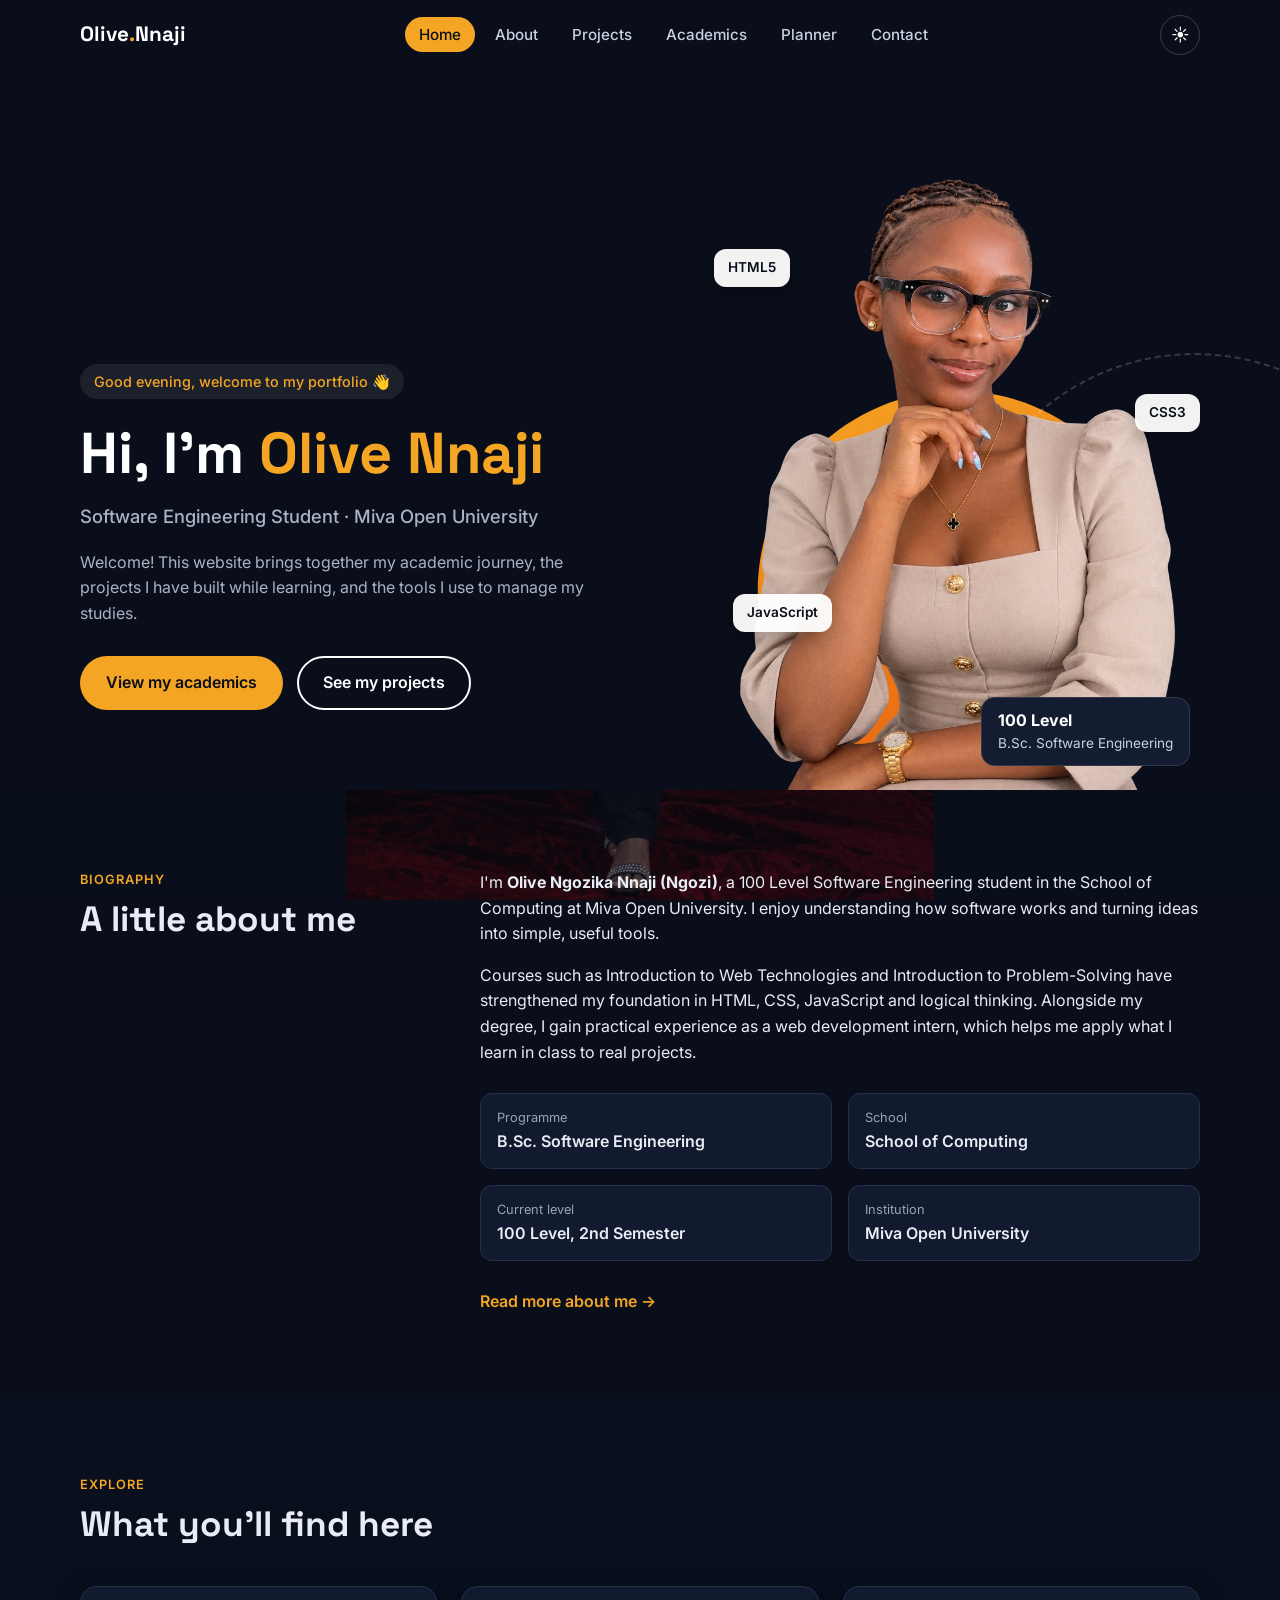
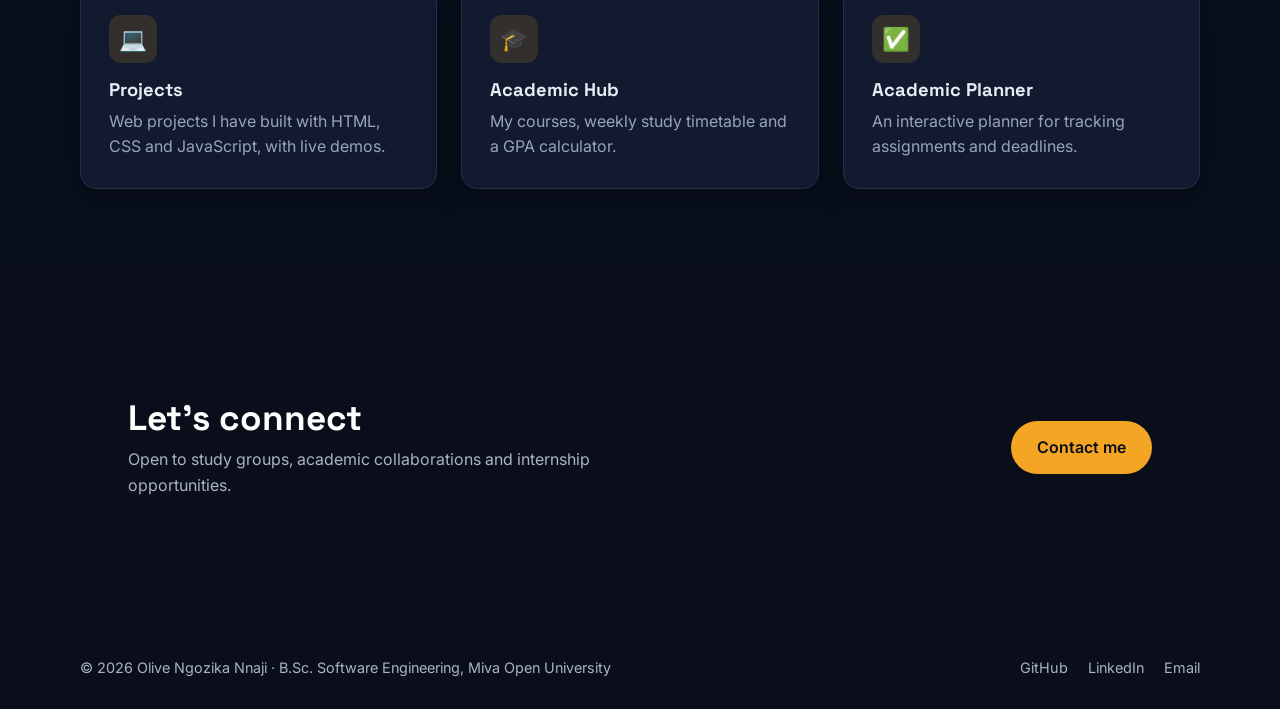
<file: index.html>
<!DOCTYPE html>
<html lang="en" data-theme="dark">
<head>
  <meta charset="UTF-8">
  <meta name="viewport" content="width=device-width, initial-scale=1.0">
  <title>Olive Nnaji | Software Engineering Student</title>
  <meta name="description" content="Academic portfolio of Olive Ngozika Nnaji, a Software Engineering student at Miva Open University.">
  <link rel="preconnect" href="https://fonts.googleapis.com">
  <link rel="preconnect" href="https://fonts.gstatic.com" crossorigin>
  <link href="https://fonts.googleapis.com/css2?family=Inter:wght@400;500;600&family=Space+Grotesk:wght@500;600;700&display=swap" rel="stylesheet">
  <link rel="stylesheet" href="css/style.css">
  <link rel="icon" type="image/png" href="images/favicon.png">
</head>
<body>
  <a class="skip-link" href="#main">Skip to content</a>

  <!-- Site header and navigation -->
  <header class="site-header" id="site-header">
    <nav class="nav container" aria-label="Main navigation">
      <a href="index.html" class="logo">Olive<span>.</span>Nnaji</a>
      <ul class="nav-links" id="nav-links">
        <li><a href="index.html" class="active" aria-current="page">Home</a></li>
        <li><a href="about.html">About</a></li>
        <li><a href="projects.html">Projects</a></li>
        <li><a href="academics.html">Academics</a></li>
        <li><a href="planner.html">Planner</a></li>
        <li><a href="contact.html">Contact</a></li>
      </ul>
      <div class="nav-actions">
        <button class="icon-btn" id="theme-btn" type="button" aria-label="Switch colour theme">☾</button>
        <button class="icon-btn menu-btn" id="menu-btn" type="button" aria-label="Open menu" aria-expanded="false" aria-controls="nav-links">
          <span></span><span></span><span></span>
        </button>
      </div>
    </nav>
  </header>

  <main id="main">
    <!-- Hero: name, photograph and welcome message -->
    <section class="hero">
      <div class="container hero-grid">
        <div class="hero-text">
          <p class="greeting" id="greeting">Welcome to my portfolio</p>
          <h1>Hi, I'm <span class="highlight">Olive Nnaji</span></h1>
          <p class="hero-role">Software Engineering Student · Miva Open University</p>
          <p class="hero-intro">
            Welcome! This website brings together my academic journey, the projects I have
            built while learning, and the tools I use to manage my studies.
          </p>
          <div class="hero-buttons">
            <a href="academics.html" class="btn btn-primary">View my academics</a>
            <a href="projects.html" class="btn btn-outline">See my projects</a>
          </div>
        </div>

        <figure class="hero-photo">
          <img src="images/olive-hero.png" alt="Portrait of Olive Ngozika Nnaji" width="460" height="560">
          <span class="float-chip chip-1">HTML5</span>
          <span class="float-chip chip-2">CSS3</span>
          <span class="float-chip chip-3">JavaScript</span>
          <figcaption class="photo-badge"><strong>100 Level</strong>B.Sc. Software Engineering</figcaption>
        </figure>
      </div>
    </section>

    <!-- Brief biography -->
    <section class="section">
      <div class="container two-col">
        <div>
          <p class="eyebrow">Biography</p>
          <h2>A little about me</h2>
        </div>
        <div class="reveal">
          <div class="prose">
            <p>
              I'm <strong>Olive Ngozika Nnaji (Ngozi)</strong>, a 100 Level Software Engineering
              student in the School of Computing at Miva Open University. I enjoy understanding
              how software works and turning ideas into simple, useful tools.
            </p>
            <p>
              Courses such as Introduction to Web Technologies and Introduction to Problem-Solving
              have strengthened my foundation in HTML, CSS, JavaScript and logical thinking.
              Alongside my degree, I gain practical experience as a web development intern,
              which helps me apply what I learn in class to real projects.
            </p>
          </div>
          <dl class="facts">
            <div><dt>Programme</dt><dd>B.Sc. Software Engineering</dd></div>
            <div><dt>School</dt><dd>School of Computing</dd></div>
            <div><dt>Current level</dt><dd>100 Level, 2nd Semester</dd></div>
            <div><dt>Institution</dt><dd>Miva Open University</dd></div>
          </dl>
          <a href="about.html" class="text-link">Read more about me →</a>
        </div>
      </div>
    </section>

    <!-- Quick links into the site -->
    <section class="section section-alt">
      <div class="container">
        <div class="section-head">
          <p class="eyebrow">Explore</p>
          <h2>What you'll find here</h2>
        </div>
        <div class="grid-3">
          <a href="projects.html" class="card card-link reveal">
            <div class="card-icon" aria-hidden="true">💻</div>
            <h3>Projects</h3>
            <p>Web projects I have built with HTML, CSS and JavaScript, with live demos.</p>
          </a>
          <a href="academics.html" class="card card-link reveal">
            <div class="card-icon" aria-hidden="true">🎓</div>
            <h3>Academic Hub</h3>
            <p>My courses, weekly study timetable and a GPA calculator.</p>
          </a>
          <a href="planner.html" class="card card-link reveal">
            <div class="card-icon" aria-hidden="true">✅</div>
            <h3>Academic Planner</h3>
            <p>An interactive planner for tracking assignments and deadlines.</p>
          </a>
        </div>
      </div>
    </section>

    <!-- Call to action -->
    <section class="section">
      <div class="container">
        <div class="cta reveal">
          <div>
            <h2>Let's connect</h2>
            <p>Open to study groups, academic collaborations and internship opportunities.</p>
          </div>
          <a href="contact.html" class="btn btn-primary">Contact me</a>
        </div>
      </div>
    </section>
  </main>

  <footer class="site-footer">
    <div class="container footer-inner">
      <p>&copy; <span id="year">2026</span> Olive Ngozika Nnaji · B.Sc. Software Engineering, Miva Open University</p>
      <ul class="footer-links">
        <li><a href="https://github.com/Olivennaji99" target="_blank" rel="noopener">GitHub</a></li>
        <li><a href="https://www.linkedin.com/in/olive-nnaji-843ba0331" target="_blank" rel="noopener">LinkedIn</a></li>
        <li><a href="mailto:o.nnaji9513@miva.edu.ng">Email</a></li>
      </ul>
    </div>
  </footer>

  <script src="js/main.js"></script>
</body>
</html>
</file>
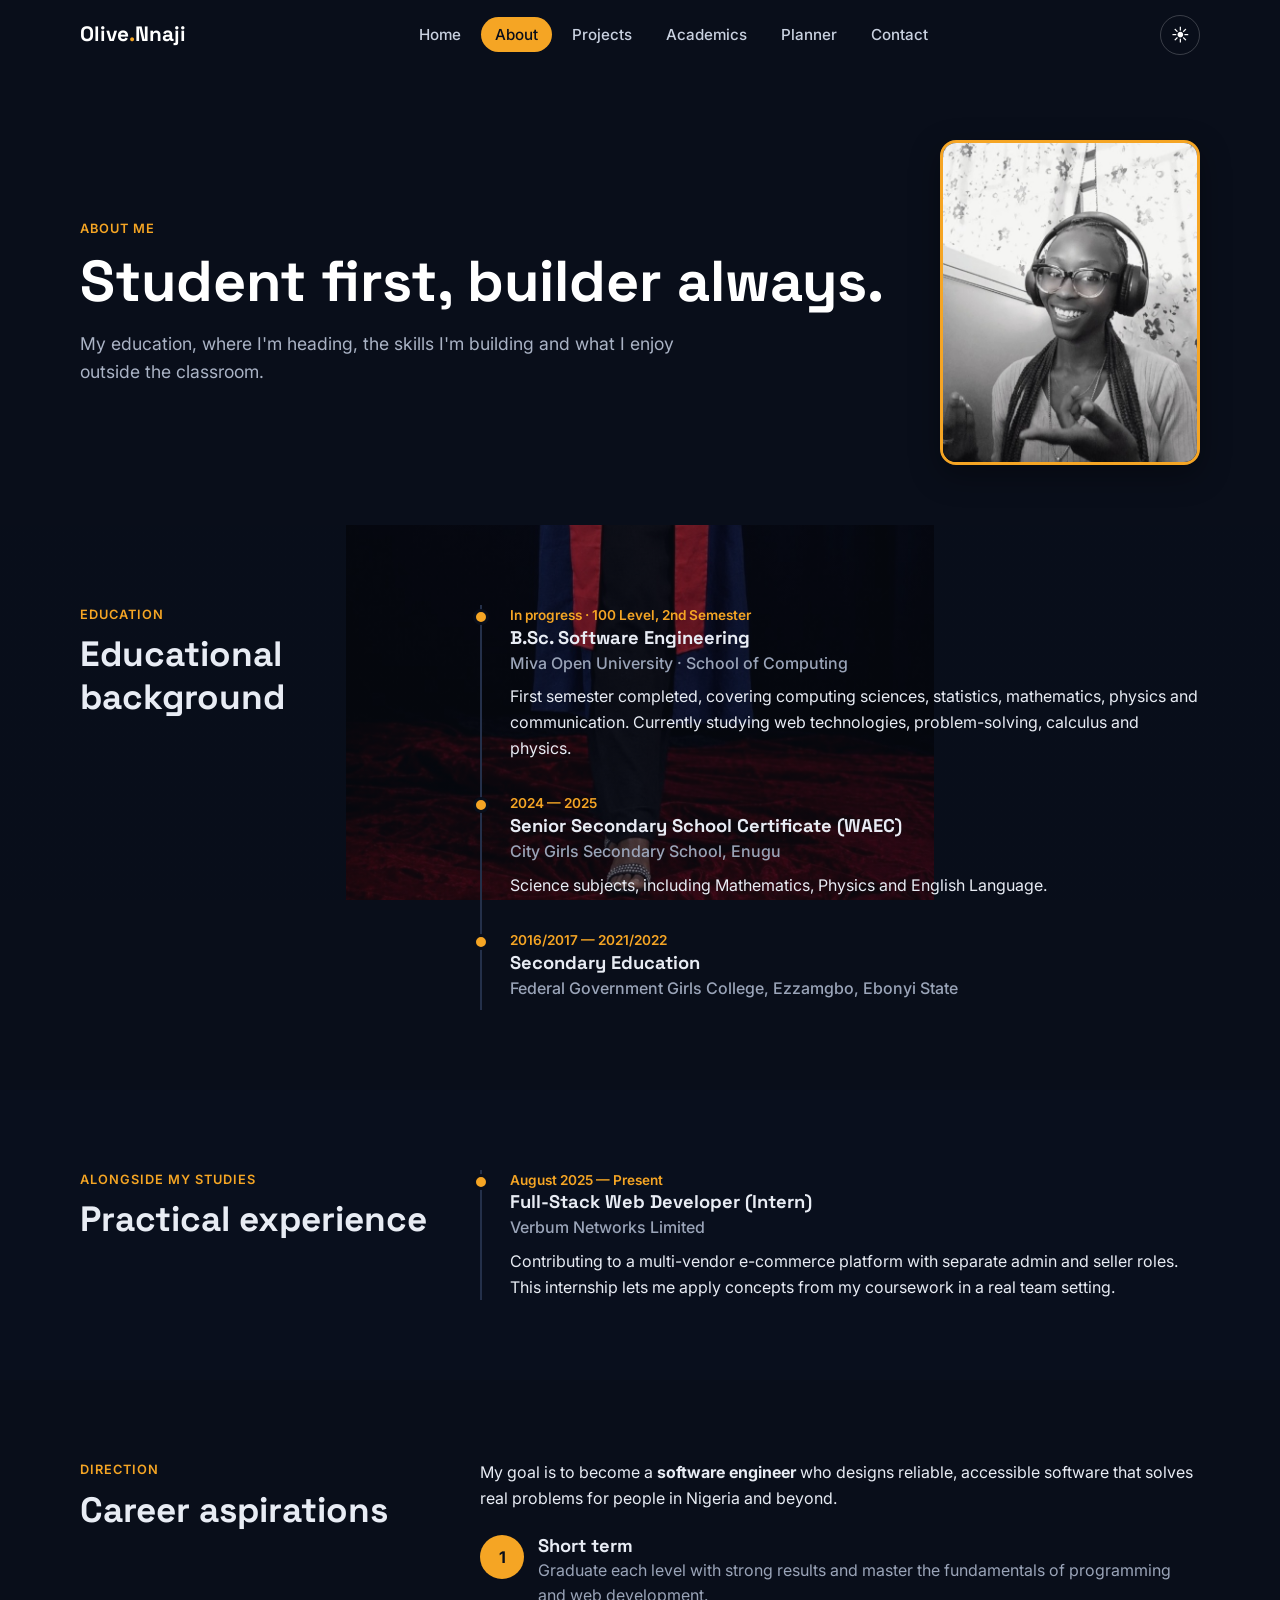
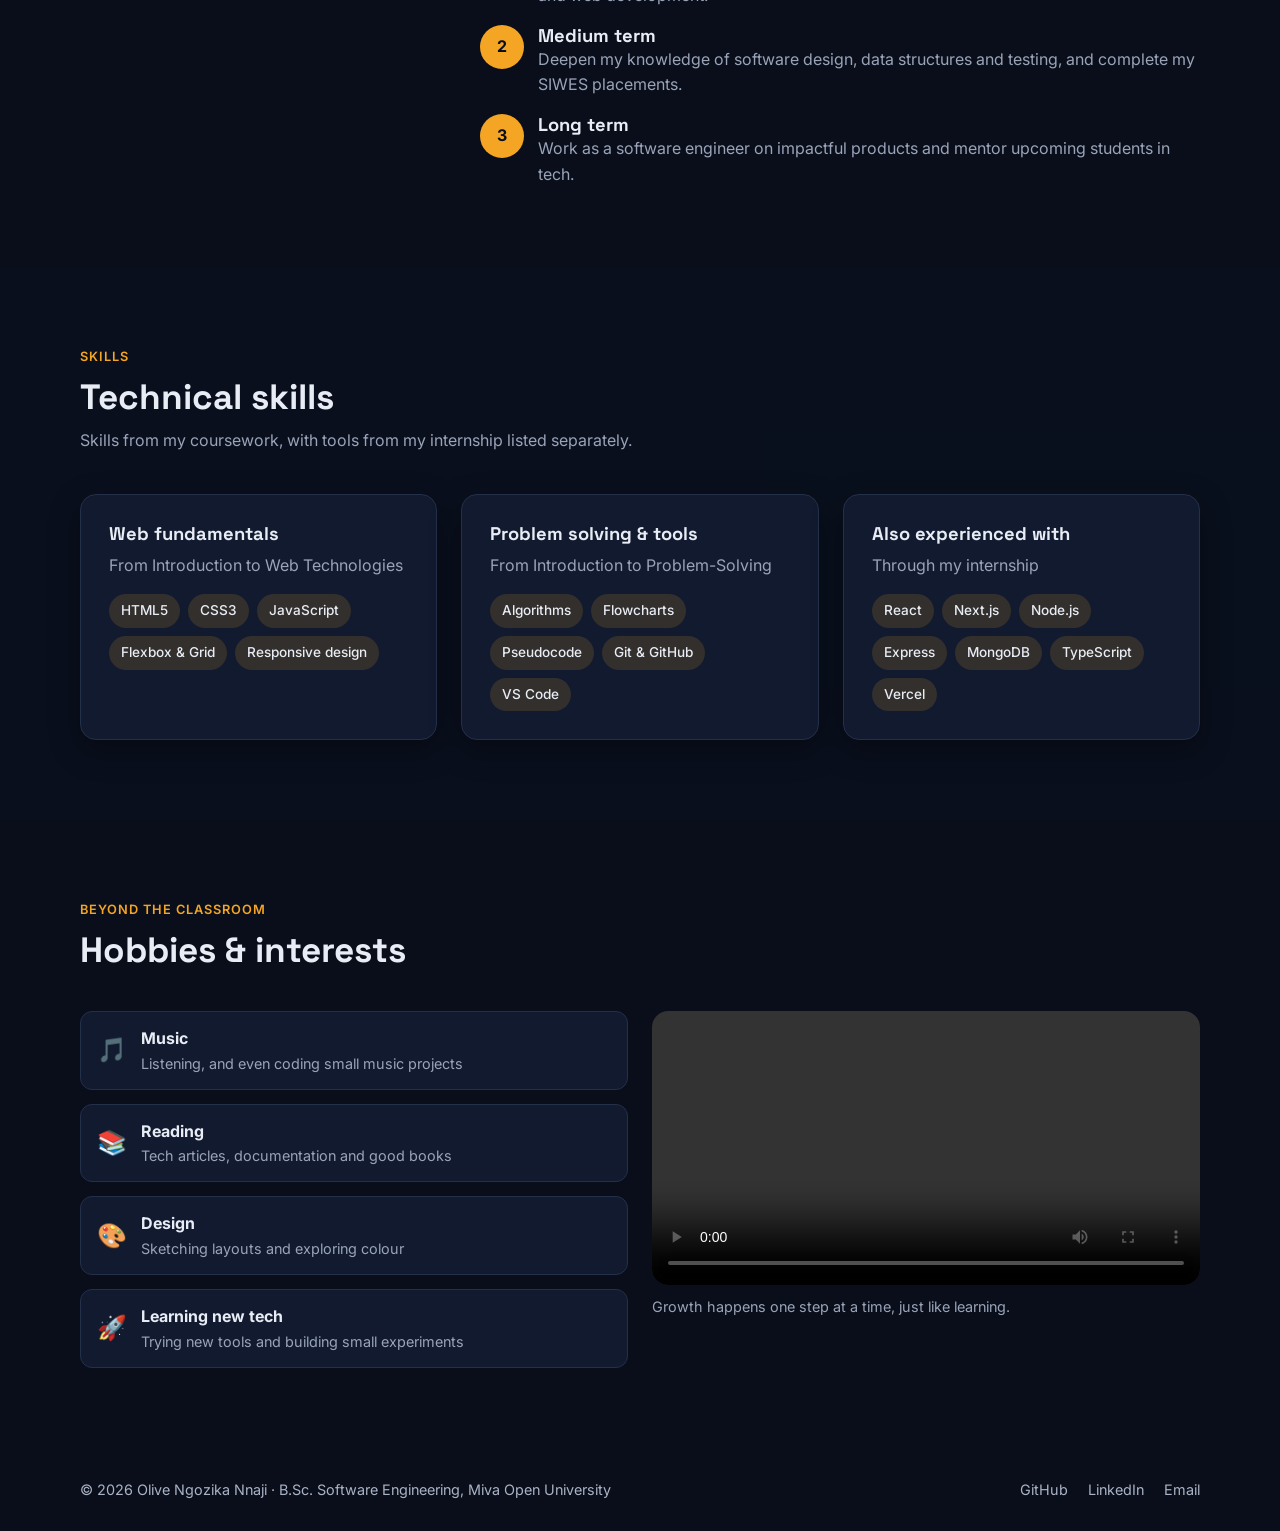
<file: about.html>
<!DOCTYPE html>
<html lang="en" data-theme="dark">
<head>
  <meta charset="UTF-8">
  <meta name="viewport" content="width=device-width, initial-scale=1.0">
  <title>About | Olive Nnaji</title>
  <meta name="description" content="Education, career aspirations, skills and interests of Olive Ngozika Nnaji.">
  <link rel="preconnect" href="https://fonts.googleapis.com">
  <link rel="preconnect" href="https://fonts.gstatic.com" crossorigin>
  <link href="https://fonts.googleapis.com/css2?family=Inter:wght@400;500;600&family=Space+Grotesk:wght@500;600;700&display=swap" rel="stylesheet">
  <link rel="stylesheet" href="css/style.css">
  <link rel="icon" type="image/png" href="images/favicon.png">
</head>
<body>
  <a class="skip-link" href="#main">Skip to content</a>

  <header class="site-header" id="site-header">
    <nav class="nav container" aria-label="Main navigation">
      <a href="index.html" class="logo">Olive<span>.</span>Nnaji</a>
      <ul class="nav-links" id="nav-links">
        <li><a href="index.html">Home</a></li>
        <li><a href="about.html" class="active" aria-current="page">About</a></li>
        <li><a href="projects.html">Projects</a></li>
        <li><a href="academics.html">Academics</a></li>
        <li><a href="planner.html">Planner</a></li>
        <li><a href="contact.html">Contact</a></li>
      </ul>
      <div class="nav-actions">
        <button class="icon-btn" id="theme-btn" type="button" aria-label="Switch colour theme">☾</button>
        <button class="icon-btn menu-btn" id="menu-btn" type="button" aria-label="Open menu" aria-expanded="false" aria-controls="nav-links">
          <span></span><span></span><span></span>
        </button>
      </div>
    </nav>
  </header>

  <main id="main">
    <section class="page-header">
      <div class="container page-header-grid">
        <div>
          <p class="eyebrow">About me</p>
          <h1>Student first, builder always.</h1>
          <p class="lead">My education, where I'm heading, the skills I'm building and what I enjoy outside the classroom.</p>
        </div>
        <!-- Photo carousel: main.js shows the next photo every 5 seconds -->
        <div class="carousel">
          <img class="active" src="images/photos/welcome-smile.jpg" alt="Olive smiling in headphones and glasses">
          <img src="images/photos/matric-sitting.jpg" alt="Olive seated at the Miva Open University matriculation">
          <img src="images/photos/developer.jpg" alt="Olive in a blue hoodie and headphones">
          <img src="images/photos/professional.jpg" alt="Professional portrait of Olive">
          <img src="images/photos/dinner-gown.jpg" alt="Olive in a red dress, seated on a chair">
        </div>
      </div>
    </section>

    <!-- Educational background -->
    <section class="section">
      <div class="container two-col">
        <div>
          <p class="eyebrow">Education</p>
          <h2>Educational background</h2>
        </div>
        <ol class="timeline reveal">
          <li>
            <p class="timeline-date">In progress · 100 Level, 2nd Semester</p>
            <h3>B.Sc. Software Engineering</h3>
            <p class="org">Miva Open University · School of Computing</p>
            <p>
              First semester completed, covering computing sciences, statistics, mathematics,
              physics and communication. Currently studying web technologies, problem-solving,
              calculus and physics.
            </p>
          </li>
          <li>
            <p class="timeline-date">2024 — 2025</p>
            <h3>Senior Secondary School Certificate (WAEC)</h3>
            <p class="org">City Girls Secondary School, Enugu</p>
            <p>Science subjects, including Mathematics, Physics and English Language.</p>
          </li>
          <li>
            <p class="timeline-date">2016/2017 — 2021/2022</p>
            <h3>Secondary Education</h3>
            <p class="org">Federal Government Girls College, Ezzamgbo, Ebonyi State</p>
          </li>
        </ol>
      </div>
    </section>

    <!-- Practical experience -->
    <section class="section section-alt">
      <div class="container two-col">
        <div>
          <p class="eyebrow">Alongside my studies</p>
          <h2>Practical experience</h2>
        </div>
        <ol class="timeline reveal">
          <li>
            <p class="timeline-date">August 2025 — Present</p>
            <h3>Full-Stack Web Developer (Intern)</h3>
            <p class="org">Verbum Networks Limited</p>
            <p>
              Contributing to a multi-vendor e-commerce platform with separate admin and seller
              roles. This internship lets me apply concepts from my coursework in a real team setting.
            </p>
          </li>
        </ol>
      </div>
    </section>

    <!-- Career aspirations -->
    <section class="section">
      <div class="container two-col">
        <div>
          <p class="eyebrow">Direction</p>
          <h2>Career aspirations</h2>
        </div>
        <div class="reveal">
          <p>
            My goal is to become a <strong>software engineer</strong> who designs reliable,
            accessible software that solves real problems for people in Nigeria and beyond.
          </p>
          <ol class="goals">
            <li><div><h3>Short term</h3><p>Graduate each level with strong results and master the fundamentals of programming and web development.</p></div></li>
            <li><div><h3>Medium term</h3><p>Deepen my knowledge of software design, data structures and testing, and complete my SIWES placements.</p></div></li>
            <li><div><h3>Long term</h3><p>Work as a software engineer on impactful products and mentor upcoming students in tech.</p></div></li>
          </ol>
        </div>
      </div>
    </section>

    <!-- Technical skills -->
    <section class="section section-alt">
      <div class="container">
        <div class="section-head">
          <p class="eyebrow">Skills</p>
          <h2>Technical skills</h2>
          <p class="intro">Skills from my coursework, with tools from my internship listed separately.</p>
        </div>
        <div class="grid-3">
          <article class="card reveal">
            <h3>Web fundamentals</h3>
            <p>From Introduction to Web Technologies</p>
            <ul class="chip-list">
              <li>HTML5</li><li>CSS3</li><li>JavaScript</li><li>Flexbox &amp; Grid</li><li>Responsive design</li>
            </ul>
          </article>
          <article class="card reveal">
            <h3>Problem solving &amp; tools</h3>
            <p>From Introduction to Problem-Solving</p>
            <ul class="chip-list">
              <li>Algorithms</li><li>Flowcharts</li><li>Pseudocode</li><li>Git &amp; GitHub</li><li>VS Code</li>
            </ul>
          </article>
          <article class="card reveal">
            <h3>Also experienced with</h3>
            <p>Through my internship</p>
            <ul class="chip-list">
              <li>React</li><li>Next.js</li><li>Node.js</li><li>Express</li><li>MongoDB</li><li>TypeScript</li><li>Vercel</li>
            </ul>
          </article>
        </div>
      </div>
    </section>

    <!-- Hobbies and multimedia -->
    <section class="section">
      <div class="container">
        <div class="section-head">
          <p class="eyebrow">Beyond the classroom</p>
          <h2>Hobbies &amp; interests</h2>
        </div>
        <div class="grid-2">
          <ul class="interest-list reveal">
            <li><span class="interest-icon" aria-hidden="true">🎵</span><div><strong>Music</strong><span class="desc">Listening, and even coding small music projects</span></div></li>
            <li><span class="interest-icon" aria-hidden="true">📚</span><div><strong>Reading</strong><span class="desc">Tech articles, documentation and good books</span></div></li>
            <li><span class="interest-icon" aria-hidden="true">🎨</span><div><strong>Design</strong><span class="desc">Sketching layouts and exploring colour</span></div></li>
            <li><span class="interest-icon" aria-hidden="true">🚀</span><div><strong>Learning new tech</strong><span class="desc">Trying new tools and building small experiments</span></div></li>
          </ul>

          <figure class="media reveal">
            <video controls preload="metadata">
              <source src="media/growth.mp4" type="video/mp4">
              Your browser does not support the HTML5 video element.
            </video>
            <figcaption>Growth happens one step at a time, just like learning.</figcaption>
          </figure>
        </div>
      </div>
    </section>
  </main>

  <footer class="site-footer">
    <div class="container footer-inner">
      <p>&copy; <span id="year">2026</span> Olive Ngozika Nnaji · B.Sc. Software Engineering, Miva Open University</p>
      <ul class="footer-links">
        <li><a href="https://github.com/Olivennaji99" target="_blank" rel="noopener">GitHub</a></li>
        <li><a href="https://www.linkedin.com/in/olive-nnaji-843ba0331" target="_blank" rel="noopener">LinkedIn</a></li>
        <li><a href="mailto:o.nnaji9513@miva.edu.ng">Email</a></li>
      </ul>
    </div>
  </footer>

  <script src="js/main.js"></script>
</body>
</html>
</file>
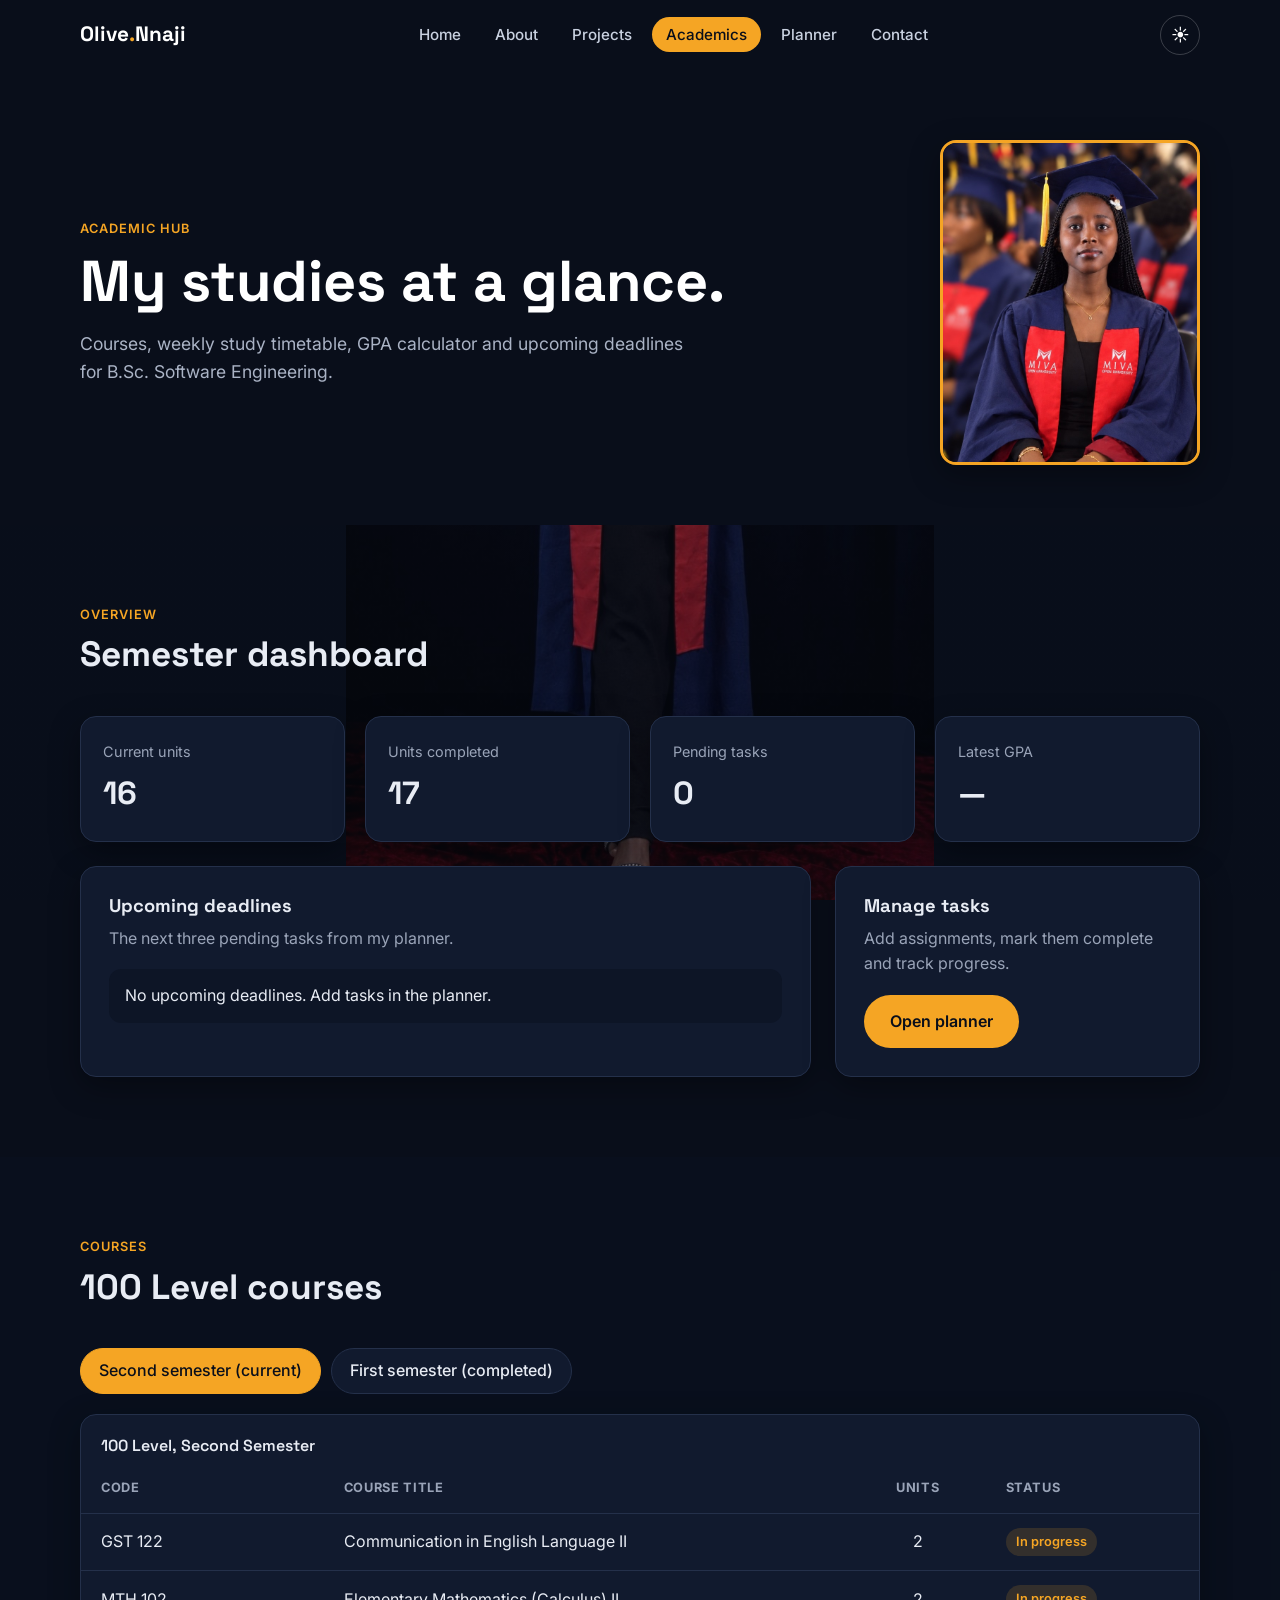
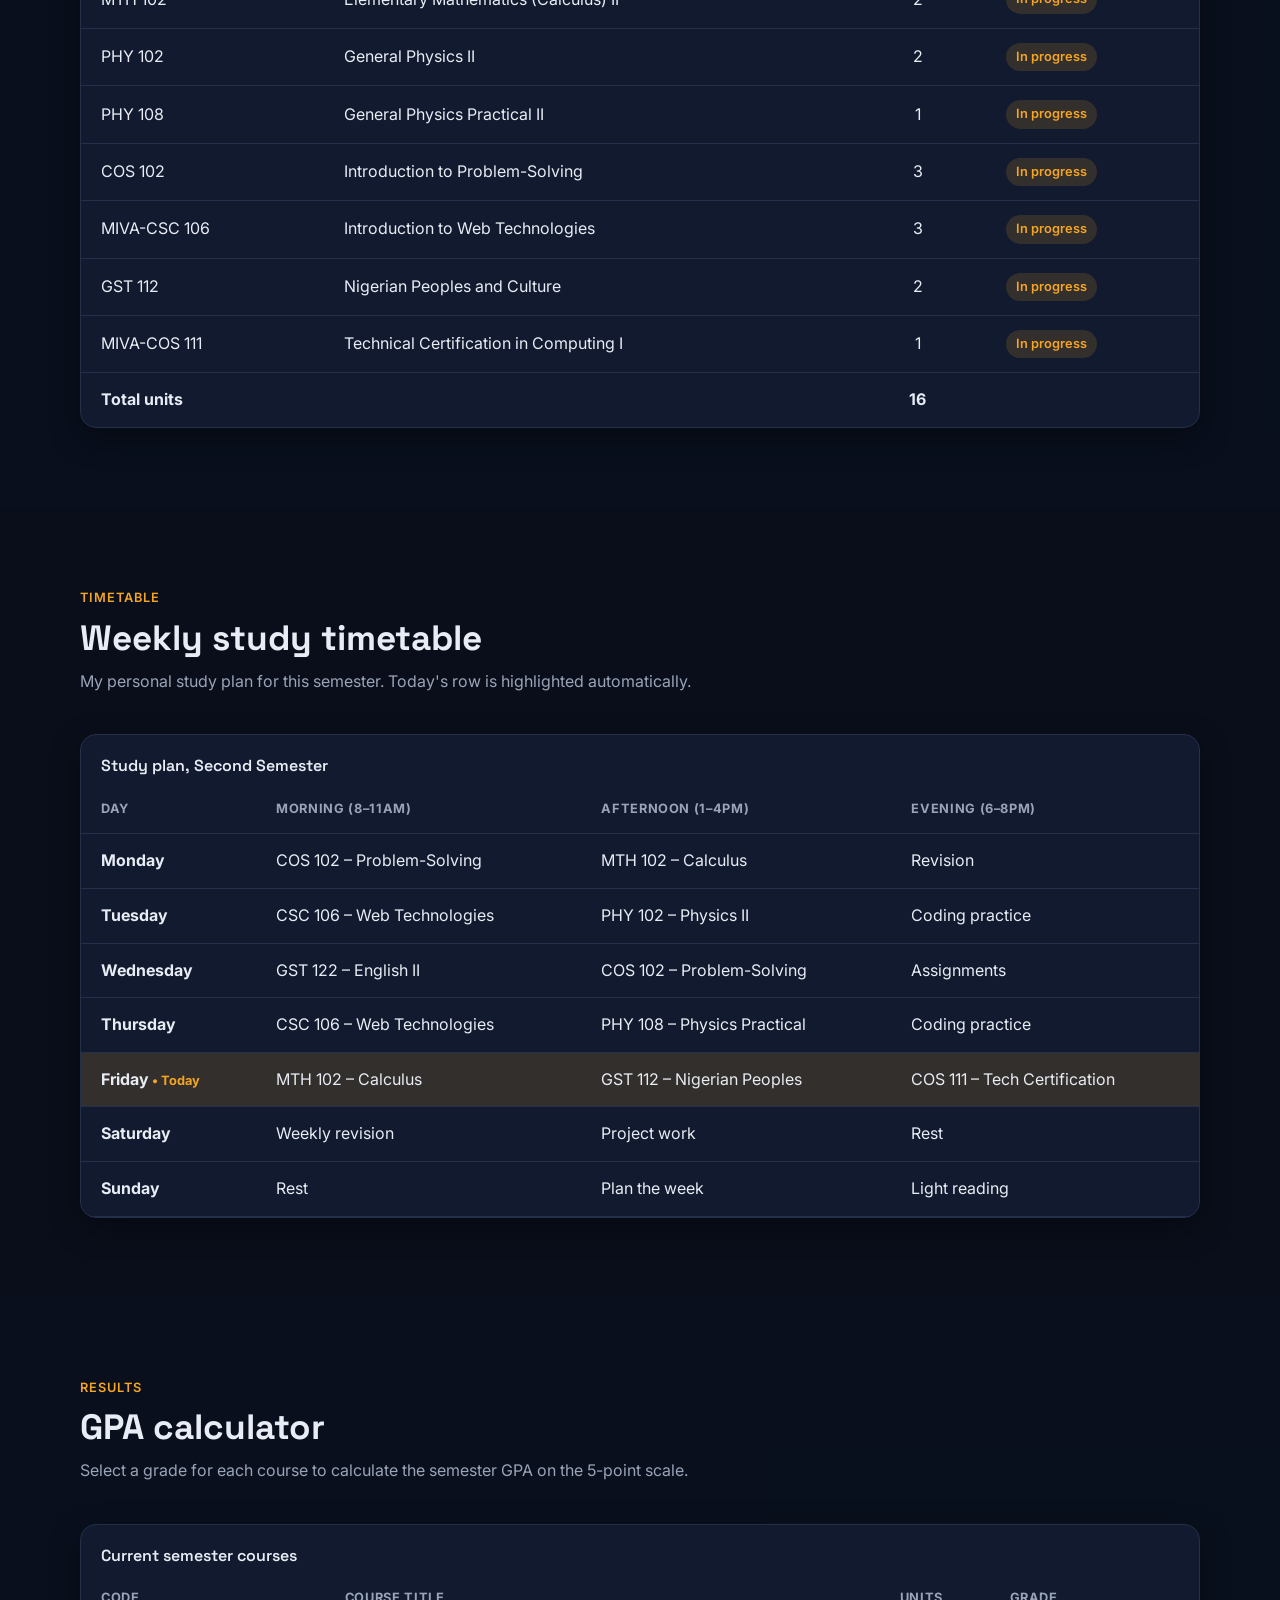
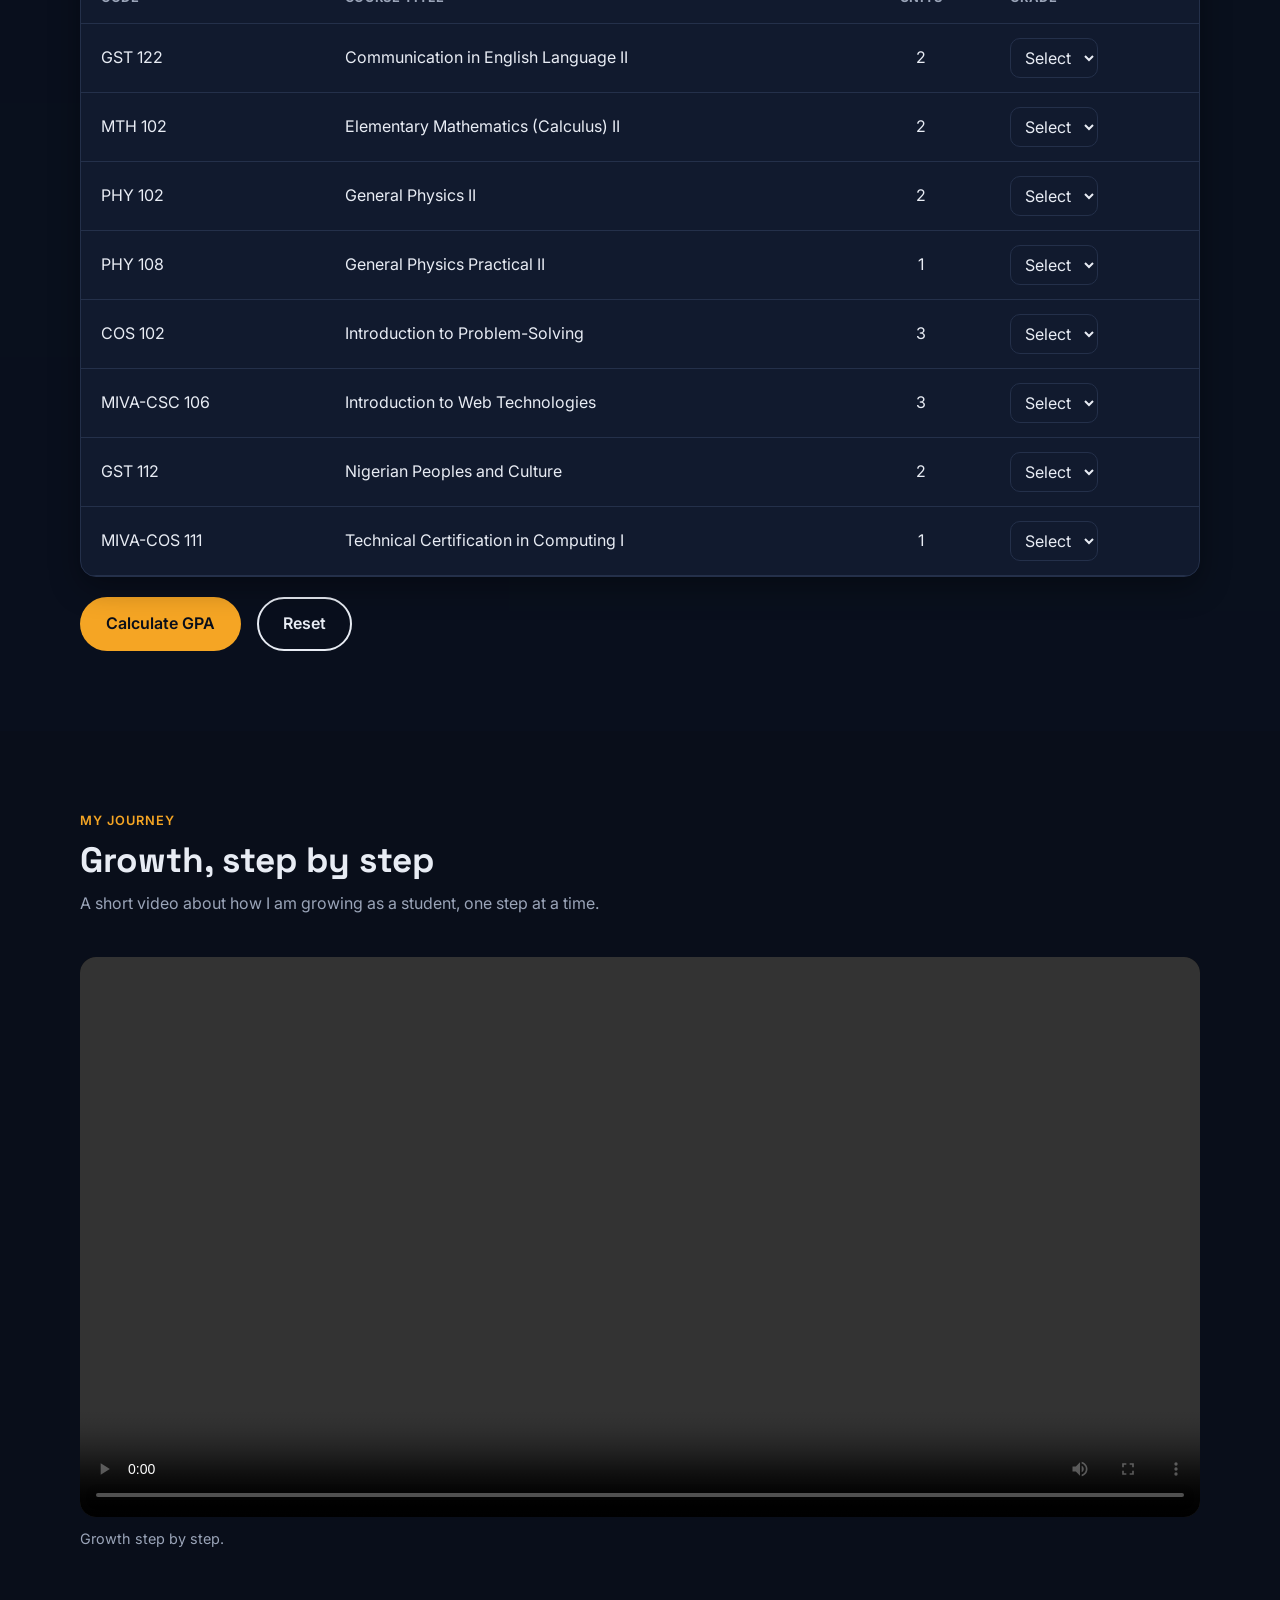
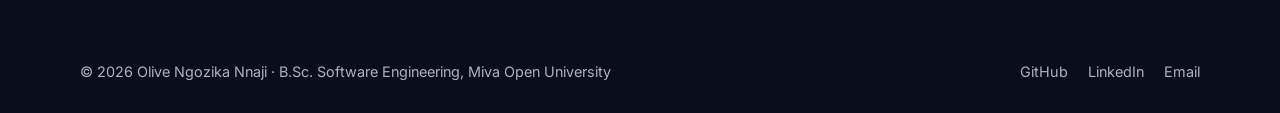
<file: academics.html>
<!DOCTYPE html>
<html lang="en" data-theme="dark">
<head>
  <meta charset="UTF-8">
  <meta name="viewport" content="width=device-width, initial-scale=1.0">
  <title>Academic Hub | Olive Nnaji</title>
  <meta name="description" content="Courses, study timetable and GPA calculator for Olive Ngozika Nnaji.">
  <link rel="preconnect" href="https://fonts.googleapis.com">
  <link rel="preconnect" href="https://fonts.gstatic.com" crossorigin>
  <link href="https://fonts.googleapis.com/css2?family=Inter:wght@400;500;600&family=Space+Grotesk:wght@500;600;700&display=swap" rel="stylesheet">
  <link rel="stylesheet" href="css/style.css">
  <link rel="icon" type="image/png" href="images/favicon.png">
</head>
<body>
  <a class="skip-link" href="#main">Skip to content</a>

  <header class="site-header" id="site-header">
    <nav class="nav container" aria-label="Main navigation">
      <a href="index.html" class="logo">Olive<span>.</span>Nnaji</a>
      <ul class="nav-links" id="nav-links">
        <li><a href="index.html">Home</a></li>
        <li><a href="about.html">About</a></li>
        <li><a href="projects.html">Projects</a></li>
        <li><a href="academics.html" class="active" aria-current="page">Academics</a></li>
        <li><a href="planner.html">Planner</a></li>
        <li><a href="contact.html">Contact</a></li>
      </ul>
      <div class="nav-actions">
        <button class="icon-btn" id="theme-btn" type="button" aria-label="Switch colour theme">☾</button>
        <button class="icon-btn menu-btn" id="menu-btn" type="button" aria-label="Open menu" aria-expanded="false" aria-controls="nav-links">
          <span></span><span></span><span></span>
        </button>
      </div>
    </nav>
  </header>

  <main id="main">
    <section class="page-header">
      <div class="container page-header-grid">
        <div>
          <p class="eyebrow">Academic Hub</p>
          <h1>My studies at a glance.</h1>
          <p class="lead">Courses, weekly study timetable, GPA calculator and upcoming deadlines for B.Sc. Software Engineering.</p>
        </div>
        <!-- Photo carousel: main.js shows the next photo every 5 seconds -->
        <div class="carousel">
          <img class="active" src="images/photos/matric-sitting.jpg" alt="Olive seated at the Miva Open University matriculation">
          <img src="images/photos/developer.jpg" alt="Olive in a blue hoodie and headphones">
          <img src="images/photos/professional.jpg" alt="Professional portrait of Olive">
          <img src="images/photos/welcome-smile.jpg" alt="Olive smiling in headphones and glasses">
          <img src="images/photos/dinner-gown.jpg" alt="Olive in a red dress, seated on a chair">
        </div>
      </div>
    </section>

    <!-- 1. Dashboard summary -->
    <section class="section">
      <div class="container">
        <div class="section-head">
          <p class="eyebrow">Overview</p>
          <h2>Semester dashboard</h2>
        </div>
        <div class="stats-grid">
          <div class="stat-card reveal"><span>Current units</span><strong>16</strong></div>
          <div class="stat-card reveal"><span>Units completed</span><strong>17</strong></div>
          <div class="stat-card reveal"><span>Pending tasks</span><strong id="dash-pending">0</strong></div>
          <div class="stat-card reveal"><span>Latest GPA</span><strong id="dash-gpa">—</strong></div>
        </div>

        <div class="dashboard-grid">
          <div class="card reveal">
            <h3>Upcoming deadlines</h3>
            <p>The next three pending tasks from my planner.</p>
            <ul class="deadline-list" id="deadline-list"></ul>
          </div>
          <div class="card reveal">
            <h3>Manage tasks</h3>
            <p>Add assignments, mark them complete and track progress.</p>
            <a href="planner.html" class="btn btn-primary" style="margin-top:18px">Open planner</a>
          </div>
        </div>
      </div>
    </section>

    <!-- 2. Course registration (tables with tabs) -->
    <section class="section section-alt">
      <div class="container">
        <div class="section-head">
          <p class="eyebrow">Courses</p>
          <h2>100 Level courses</h2>
        </div>

        <div class="tabs" role="tablist" aria-label="Semesters">
          <button class="tab-btn active" type="button" role="tab" aria-selected="true" data-target="second-semester">Second semester (current)</button>
          <button class="tab-btn" type="button" role="tab" aria-selected="false" data-target="first-semester">First semester (completed)</button>
        </div>

        <div class="tab-panel table-wrap" id="second-semester" role="tabpanel">
          <table>
            <caption>100 Level, Second Semester</caption>
            <thead>
              <tr><th scope="col">Code</th><th scope="col">Course title</th><th scope="col" class="num">Units</th><th scope="col">Status</th></tr>
            </thead>
            <tbody>
              <tr><td>GST 122</td><td>Communication in English Language II</td><td class="num">2</td><td><span class="status status-progress">In progress</span></td></tr>
              <tr><td>MTH 102</td><td>Elementary Mathematics (Calculus) II</td><td class="num">2</td><td><span class="status status-progress">In progress</span></td></tr>
              <tr><td>PHY 102</td><td>General Physics II</td><td class="num">2</td><td><span class="status status-progress">In progress</span></td></tr>
              <tr><td>PHY 108</td><td>General Physics Practical II</td><td class="num">1</td><td><span class="status status-progress">In progress</span></td></tr>
              <tr><td>COS 102</td><td>Introduction to Problem-Solving</td><td class="num">3</td><td><span class="status status-progress">In progress</span></td></tr>
              <tr><td>MIVA-CSC 106</td><td>Introduction to Web Technologies</td><td class="num">3</td><td><span class="status status-progress">In progress</span></td></tr>
              <tr><td>GST 112</td><td>Nigerian Peoples and Culture</td><td class="num">2</td><td><span class="status status-progress">In progress</span></td></tr>
              <tr><td>MIVA-COS 111</td><td>Technical Certification in Computing I</td><td class="num">1</td><td><span class="status status-progress">In progress</span></td></tr>
            </tbody>
            <tfoot>
              <tr><td colspan="2">Total units</td><td class="num">16</td><td></td></tr>
            </tfoot>
          </table>
        </div>

        <div class="tab-panel table-wrap" id="first-semester" role="tabpanel" hidden>
          <table>
            <caption>100 Level, First Semester</caption>
            <thead>
              <tr><th scope="col">Course title</th><th scope="col" class="num">Units</th><th scope="col">Status</th></tr>
            </thead>
            <tbody>
              <tr><td>Communication in English I</td><td class="num">2</td><td><span class="status status-done">Completed</span></td></tr>
              <tr><td>Elementary Mathematics I – Algebra and Trigonometry</td><td class="num">2</td><td><span class="status status-done">Completed</span></td></tr>
              <tr><td>General Physics I – Mechanics</td><td class="num">2</td><td><span class="status status-done">Completed</span></td></tr>
              <tr><td>General Practical Physics I</td><td class="num">1</td><td><span class="status status-done">Completed</span></td></tr>
              <tr><td>Use of Library, Study Skills and ICT</td><td class="num">2</td><td><span class="status status-done">Completed</span></td></tr>
              <tr><td>Descriptive Statistics</td><td class="num">3</td><td><span class="status status-done">Completed</span></td></tr>
              <tr><td>Introduction to Computing Sciences</td><td class="num">3</td><td><span class="status status-done">Completed</span></td></tr>
              <tr><td>Contemporary Health Issues (Elective)</td><td class="num">2</td><td><span class="status status-done">Completed</span></td></tr>
            </tbody>
            <tfoot>
              <tr><td>Total units</td><td class="num">17</td><td></td></tr>
            </tfoot>
          </table>
        </div>
      </div>
    </section>

    <!-- 3. Weekly study timetable -->
    <section class="section">
      <div class="container">
        <div class="section-head">
          <p class="eyebrow">Timetable</p>
          <h2>Weekly study timetable</h2>
          <p class="intro">My personal study plan for this semester. Today's row is highlighted automatically.</p>
        </div>
        <div class="table-wrap reveal">
          <table id="timetable">
            <caption>Study plan, Second Semester</caption>
            <thead>
              <tr><th scope="col">Day</th><th scope="col">Morning (8–11am)</th><th scope="col">Afternoon (1–4pm)</th><th scope="col">Evening (6–8pm)</th></tr>
            </thead>
            <tbody>
              <tr data-day="Monday"><th scope="row">Monday</th><td>COS 102 – Problem-Solving</td><td>MTH 102 – Calculus</td><td>Revision</td></tr>
              <tr data-day="Tuesday"><th scope="row">Tuesday</th><td>CSC 106 – Web Technologies</td><td>PHY 102 – Physics II</td><td>Coding practice</td></tr>
              <tr data-day="Wednesday"><th scope="row">Wednesday</th><td>GST 122 – English II</td><td>COS 102 – Problem-Solving</td><td>Assignments</td></tr>
              <tr data-day="Thursday"><th scope="row">Thursday</th><td>CSC 106 – Web Technologies</td><td>PHY 108 – Physics Practical</td><td>Coding practice</td></tr>
              <tr data-day="Friday"><th scope="row">Friday</th><td>MTH 102 – Calculus</td><td>GST 112 – Nigerian Peoples</td><td>COS 111 – Tech Certification</td></tr>
              <tr data-day="Saturday"><th scope="row">Saturday</th><td>Weekly revision</td><td>Project work</td><td>Rest</td></tr>
              <tr data-day="Sunday"><th scope="row">Sunday</th><td>Rest</td><td>Plan the week</td><td>Light reading</td></tr>
            </tbody>
          </table>
        </div>
      </div>
    </section>

    <!-- 4. GPA calculator -->
    <section class="section section-alt">
      <div class="container">
        <div class="section-head">
          <p class="eyebrow">Results</p>
          <h2>GPA calculator</h2>
          <p class="intro">Select a grade for each course to calculate the semester GPA on the 5-point scale.</p>
        </div>
        <div class="table-wrap reveal">
          <table>
            <caption>Current semester courses</caption>
            <thead>
              <tr><th scope="col">Code</th><th scope="col">Course title</th><th scope="col" class="num">Units</th><th scope="col">Grade</th></tr>
            </thead>
            <tbody id="gpa-body">
              <!-- Rows are created by academics.js -->
            </tbody>
          </table>
        </div>
        <div class="gpa-actions">
          <button class="btn btn-primary" type="button" id="calc-gpa">Calculate GPA</button>
          <button class="btn btn-outline" type="button" id="reset-gpa">Reset</button>
          <p class="gpa-result" id="gpa-result" aria-live="polite"></p>
        </div>
      </div>
    </section>

    <!-- 5. Growth video -->
    <section class="section">
      <div class="container">
        <div class="section-head">
          <p class="eyebrow">My journey</p>
          <h2>Growth, step by step</h2>
          <p class="intro">A short video about how I am growing as a student, one step at a time.</p>
        </div>
        <figure class="media reveal">
          <video controls preload="metadata">
            <source src="media/Growth%20step%20by%20step.mp4" type="video/mp4">
            Your browser does not support the HTML5 video element.
          </video>
          <figcaption>Growth step by step.</figcaption>
        </figure>
      </div>
    </section>
  </main>

  <footer class="site-footer">
    <div class="container footer-inner">
      <p>&copy; <span id="year">2026</span> Olive Ngozika Nnaji · B.Sc. Software Engineering, Miva Open University</p>
      <ul class="footer-links">
        <li><a href="https://github.com/Olivennaji99" target="_blank" rel="noopener">GitHub</a></li>
        <li><a href="https://www.linkedin.com/in/olive-nnaji-843ba0331" target="_blank" rel="noopener">LinkedIn</a></li>
        <li><a href="mailto:o.nnaji9513@miva.edu.ng">Email</a></li>
      </ul>
    </div>
  </footer>

  <script src="js/main.js"></script>
  <script src="js/academics.js"></script>
</body>
</html>
</file>
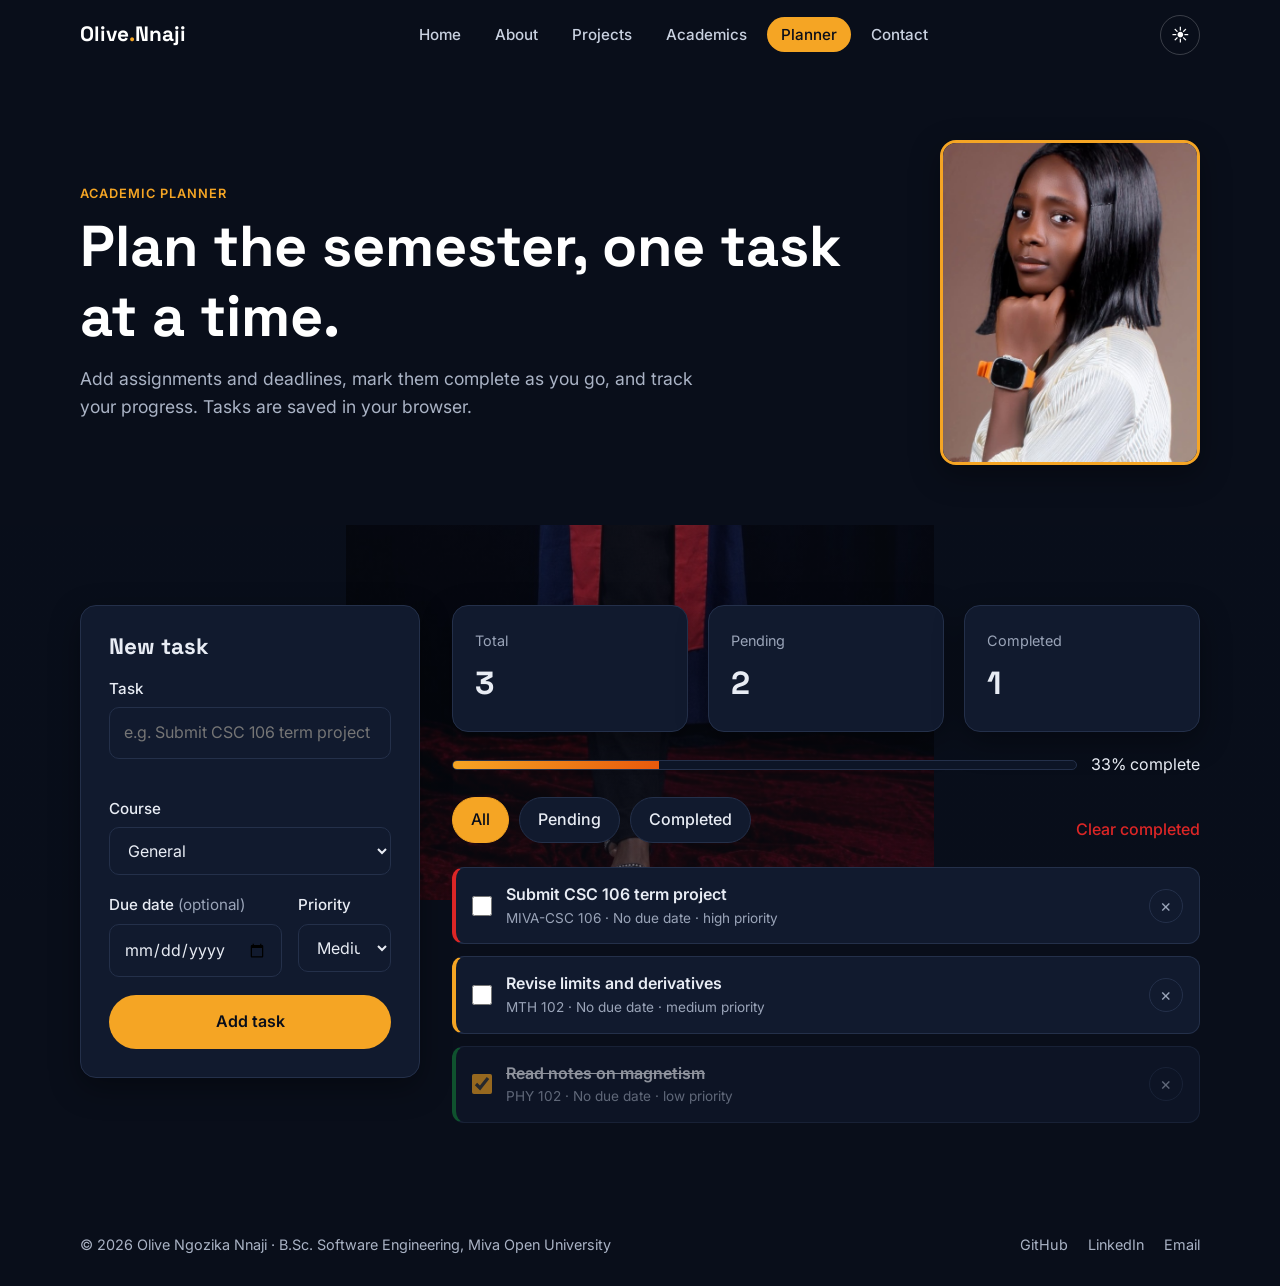
<file: planner.html>
<!DOCTYPE html>
<html lang="en" data-theme="dark">
<head>
  <meta charset="UTF-8">
  <meta name="viewport" content="width=device-width, initial-scale=1.0">
  <title>Academic Planner | Olive Nnaji</title>
  <meta name="description" content="An interactive planner for managing academic tasks and deadlines.">
  <link rel="preconnect" href="https://fonts.googleapis.com">
  <link rel="preconnect" href="https://fonts.gstatic.com" crossorigin>
  <link href="https://fonts.googleapis.com/css2?family=Inter:wght@400;500;600&family=Space+Grotesk:wght@500;600;700&display=swap" rel="stylesheet">
  <link rel="stylesheet" href="css/style.css">
  <link rel="icon" type="image/png" href="images/favicon.png">
</head>
<body>
  <a class="skip-link" href="#main">Skip to content</a>

  <header class="site-header" id="site-header">
    <nav class="nav container" aria-label="Main navigation">
      <a href="index.html" class="logo">Olive<span>.</span>Nnaji</a>
      <ul class="nav-links" id="nav-links">
        <li><a href="index.html">Home</a></li>
        <li><a href="about.html">About</a></li>
        <li><a href="projects.html">Projects</a></li>
        <li><a href="academics.html">Academics</a></li>
        <li><a href="planner.html" class="active" aria-current="page">Planner</a></li>
        <li><a href="contact.html">Contact</a></li>
      </ul>
      <div class="nav-actions">
        <button class="icon-btn" id="theme-btn" type="button" aria-label="Switch colour theme">☾</button>
        <button class="icon-btn menu-btn" id="menu-btn" type="button" aria-label="Open menu" aria-expanded="false" aria-controls="nav-links">
          <span></span><span></span><span></span>
        </button>
      </div>
    </nav>
  </header>

  <main id="main">
    <section class="page-header">
      <div class="container page-header-grid">
        <div>
          <p class="eyebrow">Academic Planner</p>
          <h1>Plan the semester, one task at a time.</h1>
          <p class="lead">Add assignments and deadlines, mark them complete as you go, and track your progress. Tasks are saved in your browser.</p>
        </div>
        <!-- Photo carousel: main.js shows the next photo every 5 seconds -->
        <div class="carousel">
          <img class="active" src="images/photos/professional.jpg" alt="Professional portrait of Olive">
          <img src="images/photos/developer.jpg" alt="Olive in a blue hoodie and headphones">
          <img src="images/photos/matric-sitting.jpg" alt="Olive seated at the Miva Open University matriculation">
          <img src="images/photos/welcome-smile.jpg" alt="Olive smiling in headphones and glasses">
          <img src="images/photos/dinner-gown.jpg" alt="Olive in a red dress, seated on a chair">
        </div>
      </div>
    </section>

    <section class="section">
      <div class="container planner">

        <!-- Add task form -->
        <aside class="card planner-form">
          <h2>New task</h2>
          <form id="task-form" novalidate>
            <div class="form-group">
              <label for="task-title">Task</label>
              <input type="text" id="task-title" placeholder="e.g. Submit CSC 106 term project" maxlength="100" autocomplete="off">
              <p class="error-message" id="task-error"></p>
            </div>
            <div class="form-group">
              <label for="task-course">Course</label>
              <select id="task-course">
                <option value="General">General</option>
                <option value="GST 122">GST 122</option>
                <option value="MTH 102">MTH 102</option>
                <option value="PHY 102">PHY 102</option>
                <option value="PHY 108">PHY 108</option>
                <option value="COS 102">COS 102</option>
                <option value="MIVA-CSC 106">MIVA-CSC 106</option>
                <option value="GST 112">GST 112</option>
                <option value="MIVA-COS 111">MIVA-COS 111</option>
              </select>
            </div>
            <div class="form-row">
              <div class="form-group">
                <label for="task-date">Due date <span class="optional">(optional)</span></label>
                <input type="date" id="task-date">
              </div>
              <div class="form-group">
                <label for="task-priority">Priority</label>
                <select id="task-priority">
                  <option value="high">High</option>
                  <option value="medium" selected>Medium</option>
                  <option value="low">Low</option>
                </select>
              </div>
            </div>
            <button type="submit" class="btn btn-primary btn-block">Add task</button>
          </form>
        </aside>

        <!-- Task list -->
        <div>
          <div class="stats-grid three">
            <div class="stat-card"><span>Total</span><strong id="stat-total">0</strong></div>
            <div class="stat-card"><span>Pending</span><strong id="stat-pending">0</strong></div>
            <div class="stat-card"><span>Completed</span><strong id="stat-done">0</strong></div>
          </div>

          <div class="progress-row">
            <div class="progress" aria-hidden="true"><div class="progress-fill" id="progress-fill"></div></div>
            <span id="progress-text">0% complete</span>
          </div>

          <div class="list-toolbar">
            <div class="tabs" role="group" aria-label="Filter tasks">
              <button class="filter-btn active" type="button" data-filter="all">All</button>
              <button class="filter-btn" type="button" data-filter="pending">Pending</button>
              <button class="filter-btn" type="button" data-filter="completed">Completed</button>
            </div>
            <button class="link-btn" type="button" id="clear-completed">Clear completed</button>
          </div>

          <ul class="task-list" id="task-list" aria-live="polite"></ul>
          <p class="empty-state" id="empty-state" hidden><strong>No tasks to show</strong>Add a task using the form to get started.</p>
        </div>
      </div>
    </section>
  </main>

  <footer class="site-footer">
    <div class="container footer-inner">
      <p>&copy; <span id="year">2026</span> Olive Ngozika Nnaji · B.Sc. Software Engineering, Miva Open University</p>
      <ul class="footer-links">
        <li><a href="https://github.com/Olivennaji99" target="_blank" rel="noopener">GitHub</a></li>
        <li><a href="https://www.linkedin.com/in/olive-nnaji-843ba0331" target="_blank" rel="noopener">LinkedIn</a></li>
        <li><a href="mailto:o.nnaji9513@miva.edu.ng">Email</a></li>
      </ul>
    </div>
  </footer>

  <script src="js/main.js"></script>
  <script src="js/planner.js"></script>
</body>
</html>
</file>
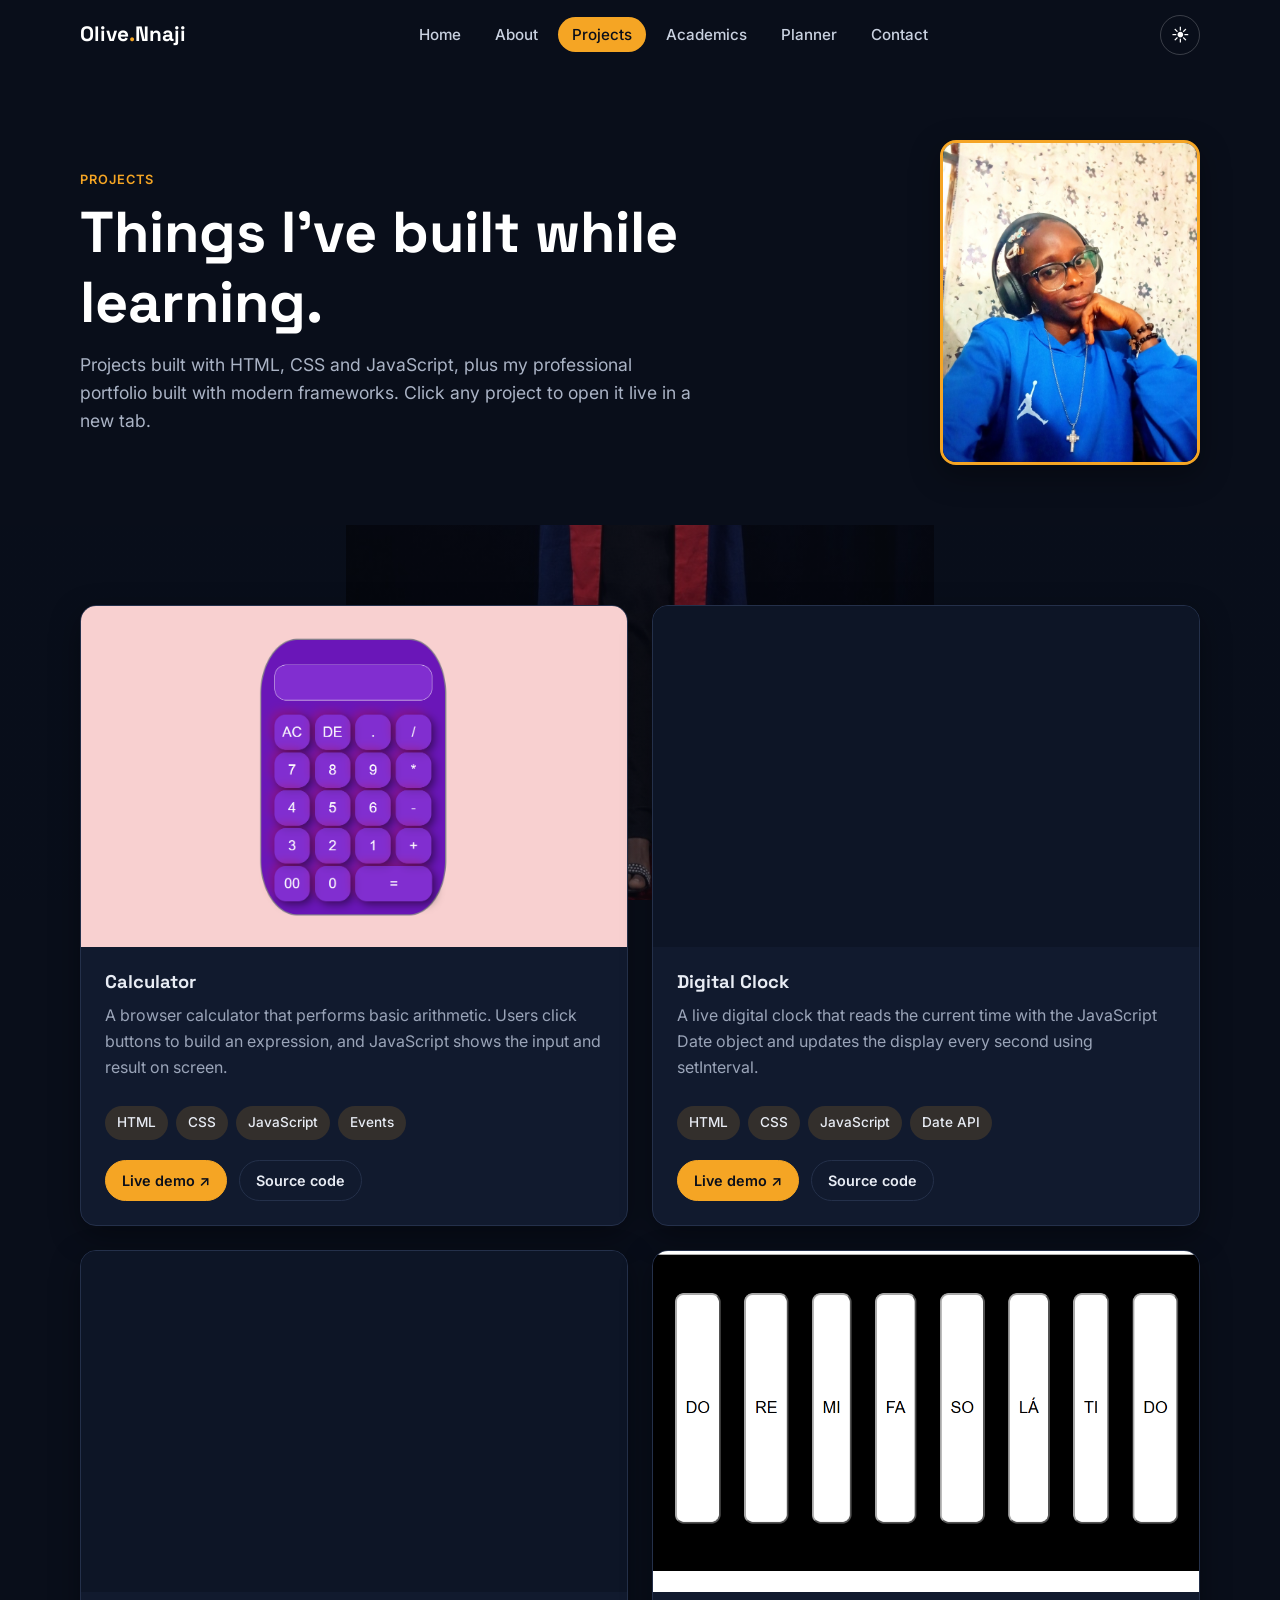
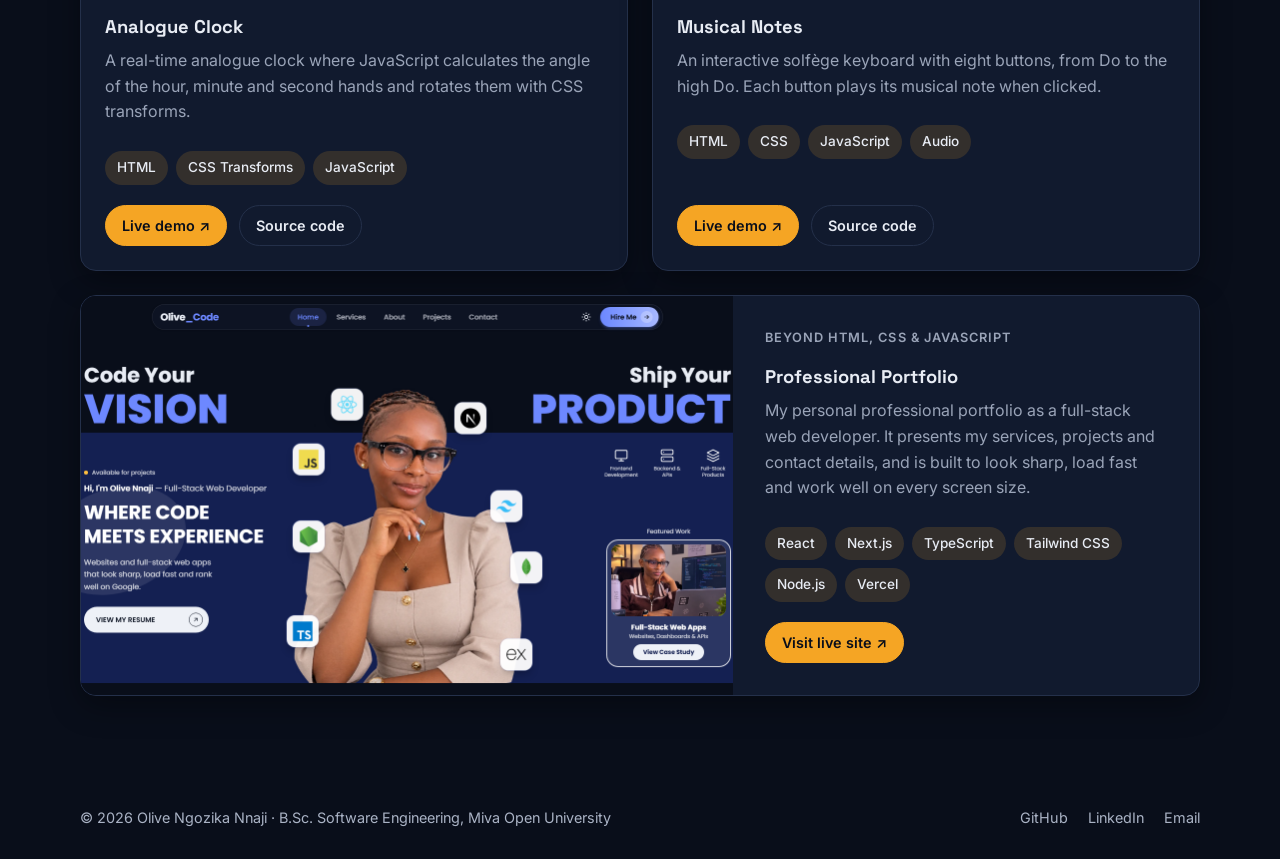
<file: projects.html>
<!DOCTYPE html>
<html lang="en" data-theme="dark">
<head>
  <meta charset="UTF-8">
  <meta name="viewport" content="width=device-width, initial-scale=1.0">
  <title>Projects | Olive Nnaji</title>
  <meta name="description" content="Web projects built by Olive Ngozika Nnaji with HTML, CSS and JavaScript.">
  <link rel="preconnect" href="https://fonts.googleapis.com">
  <link rel="preconnect" href="https://fonts.gstatic.com" crossorigin>
  <link href="https://fonts.googleapis.com/css2?family=Inter:wght@400;500;600&family=Space+Grotesk:wght@500;600;700&display=swap" rel="stylesheet">
  <link rel="stylesheet" href="css/style.css">
  <link rel="icon" type="image/png" href="images/favicon.png">
</head>
<body>
  <a class="skip-link" href="#main">Skip to content</a>

  <header class="site-header" id="site-header">
    <nav class="nav container" aria-label="Main navigation">
      <a href="index.html" class="logo">Olive<span>.</span>Nnaji</a>
      <ul class="nav-links" id="nav-links">
        <li><a href="index.html">Home</a></li>
        <li><a href="about.html">About</a></li>
        <li><a href="projects.html" class="active" aria-current="page">Projects</a></li>
        <li><a href="academics.html">Academics</a></li>
        <li><a href="planner.html">Planner</a></li>
        <li><a href="contact.html">Contact</a></li>
      </ul>
      <div class="nav-actions">
        <button class="icon-btn" id="theme-btn" type="button" aria-label="Switch colour theme">☾</button>
        <button class="icon-btn menu-btn" id="menu-btn" type="button" aria-label="Open menu" aria-expanded="false" aria-controls="nav-links">
          <span></span><span></span><span></span>
        </button>
      </div>
    </nav>
  </header>

  <main id="main">
    <section class="page-header">
      <div class="container page-header-grid">
        <div>
          <p class="eyebrow">Projects</p>
          <h1>Things I've built while learning.</h1>
          <p class="lead">Projects built with HTML, CSS and JavaScript, plus my professional portfolio built with modern frameworks. Click any project to open it live in a new tab.</p>
        </div>
        <!-- Photo carousel: main.js shows the next photo every 5 seconds -->
        <div class="carousel">
          <img class="active" src="images/photos/developer.jpg" alt="Olive in a blue hoodie and headphones">
          <img src="images/photos/professional.jpg" alt="Professional portrait of Olive">
          <img src="images/photos/welcome-smile.jpg" alt="Olive smiling in headphones and glasses">
          <img src="images/photos/matric-sitting.jpg" alt="Olive seated at the Miva Open University matriculation">
          <img src="images/photos/dinner-gown.jpg" alt="Olive in a red dress, seated on a chair">
        </div>
      </div>
    </section>

    <section class="section">
      <div class="container grid-2">

        <!-- Project 1: Calculator -->
        <article class="project-card reveal">
          <a class="project-thumb" href="https://olivennaji99.github.io/calculator2/" target="_blank" rel="noopener" aria-label="Open the live Calculator in a new tab">
            <img src="images/projects/calculator.png" alt="Screenshot of the Calculator project" width="800" height="500" loading="lazy">
            <span class="thumb-overlay">Open live project ↗</span>
          </a>
          <div class="project-body">
            <h3>Calculator</h3>
            <p>A browser calculator that performs basic arithmetic. Users click buttons to build an expression, and JavaScript shows the input and result on screen.</p>
            <ul class="chip-list"><li>HTML</li><li>CSS</li><li>JavaScript</li><li>Events</li></ul>
            <div class="project-links">
              <a href="https://olivennaji99.github.io/calculator2/" target="_blank" rel="noopener">Live demo ↗</a>
              <a href="https://github.com/Olivennaji99/calculator2" target="_blank" rel="noopener">Source code</a>
            </div>
          </div>
        </article>

        <!-- Project 2: Digital clock -->
        <article class="project-card reveal">
          <a class="project-thumb" href="https://olivennaji99.github.io/digitalClock/" target="_blank" rel="noopener" aria-label="Open the live Digital Clock in a new tab">
            <!-- Live preview of the real project, so it shows the viewer's current time -->
            <iframe class="live-preview" src="https://olivennaji99.github.io/digitalClock/" title="Live preview of the Digital Clock project" loading="lazy" tabindex="-1"></iframe>
            <span class="thumb-overlay">Open live project ↗</span>
          </a>
          <div class="project-body">
            <h3>Digital Clock</h3>
            <p>A live digital clock that reads the current time with the JavaScript Date object and updates the display every second using setInterval.</p>
            <ul class="chip-list"><li>HTML</li><li>CSS</li><li>JavaScript</li><li>Date API</li></ul>
            <div class="project-links">
              <a href="https://olivennaji99.github.io/digitalClock/" target="_blank" rel="noopener">Live demo ↗</a>
              <a href="https://github.com/Olivennaji99/digitalClock" target="_blank" rel="noopener">Source code</a>
            </div>
          </div>
        </article>

        <!-- Project 3: Analogue clock -->
        <article class="project-card reveal">
          <a class="project-thumb" href="https://olivennaji99.github.io/Analog-clock/" target="_blank" rel="noopener" aria-label="Open the live Analogue Clock in a new tab">
            <!-- Live preview of the real project, so it shows the viewer's current time -->
            <iframe class="live-preview" src="https://olivennaji99.github.io/Analog-clock/" title="Live preview of the Analogue Clock project" loading="lazy" tabindex="-1"></iframe>
            <span class="thumb-overlay">Open live project ↗</span>
          </a>
          <div class="project-body">
            <h3>Analogue Clock</h3>
            <p>A real-time analogue clock where JavaScript calculates the angle of the hour, minute and second hands and rotates them with CSS transforms.</p>
            <ul class="chip-list"><li>HTML</li><li>CSS Transforms</li><li>JavaScript</li></ul>
            <div class="project-links">
              <a href="https://olivennaji99.github.io/Analog-clock/" target="_blank" rel="noopener">Live demo ↗</a>
              <a href="https://github.com/Olivennaji99/Analog-clock" target="_blank" rel="noopener">Source code</a>
            </div>
          </div>
        </article>

        <!-- Project 4: Musical notes -->
        <article class="project-card reveal">
          <a class="project-thumb" href="https://olivennaji99.github.io/musicalNote/" target="_blank" rel="noopener" aria-label="Open the live Musical Notes project in a new tab">
            <img src="images/projects/musical-note.png" alt="Screenshot of the Musical Notes project showing Do Re Mi buttons" width="800" height="500" loading="lazy">
            <span class="thumb-overlay">Open live project ↗</span>
          </a>
          <div class="project-body">
            <h3>Musical Notes</h3>
            <p>An interactive solfège keyboard with eight buttons, from Do to the high Do. Each button plays its musical note when clicked.</p>
            <ul class="chip-list"><li>HTML</li><li>CSS</li><li>JavaScript</li><li>Audio</li></ul>
            <div class="project-links">
              <a href="https://olivennaji99.github.io/musicalNote/" target="_blank" rel="noopener">Live demo ↗</a>
              <a href="https://github.com/Olivennaji99/musicalNote" target="_blank" rel="noopener">Source code</a>
            </div>
          </div>
        </article>

        <!-- Project 5: Professional portfolio (spans the full width) -->
        <article class="project-card project-featured reveal">
          <a class="project-thumb" href="https://olivennaji.vercel.app/" target="_blank" rel="noopener" aria-label="Open my professional portfolio in a new tab">
            <img src="images/projects/professional-portfolio.png" alt="Screenshot of Olive's professional portfolio website" width="1440" height="800" loading="lazy">
            <span class="thumb-overlay">Open live project ↗</span>
          </a>
          <div class="project-body">
            <p class="eyebrow">Beyond HTML, CSS &amp; JavaScript</p>
            <h3>Professional Portfolio</h3>
            <p>My personal professional portfolio as a full-stack web developer. It presents my services, projects and contact details, and is built to look sharp, load fast and work well on every screen size.</p>
            <ul class="chip-list"><li>React</li><li>Next.js</li><li>TypeScript</li><li>Tailwind CSS</li><li>Node.js</li><li>Vercel</li></ul>
            <div class="project-links">
              <a href="https://olivennaji.vercel.app/" target="_blank" rel="noopener">Visit live site ↗</a>
            </div>
          </div>
        </article>
      </div>
    </section>
  </main>

  <footer class="site-footer">
    <div class="container footer-inner">
      <p>&copy; <span id="year">2026</span> Olive Ngozika Nnaji · B.Sc. Software Engineering, Miva Open University</p>
      <ul class="footer-links">
        <li><a href="https://github.com/Olivennaji99" target="_blank" rel="noopener">GitHub</a></li>
        <li><a href="https://www.linkedin.com/in/olive-nnaji-843ba0331" target="_blank" rel="noopener">LinkedIn</a></li>
        <li><a href="mailto:o.nnaji9513@miva.edu.ng">Email</a></li>
      </ul>
    </div>
  </footer>

  <script src="js/main.js"></script>
</body>
</html>
</file>
<file: css/style.css>
/* ==========================================================
   Olive Nnaji — Student Portfolio & Academic Management
   One external stylesheet for every page
   ========================================================== */

/* ---------- 1. Colour scheme (CSS variables) ---------- */
:root {
  --navy: #090e1a;
  --navy-light: #131c31;
  --accent: #f5a524;
  --accent-dark: #c97f06;
  --accent-soft: rgba(245, 165, 36, 0.15);

  --bg: #f6f7fb;
  --surface: #ffffff;
  --surface-alt: #eef1f7;
  --text: #0f172a;
  --muted: #5b6475;
  --border: #e1e5ee;

  /* See-through versions of the page colours, laid over the background photo */
  --bg-overlay: rgba(246, 247, 251, 0.65);
  --alt-overlay: rgba(238, 241, 247, 0.4);

  /* Hero colours (home hero and the top of every inner page) */
  --hero-bg: linear-gradient(135deg, #fff4e0, #eef1f7);
  --hero-text: #0f172a;
  --hero-muted: #5b6475;
  --hero-chip: rgba(15, 23, 42, 0.06);
  --hero-line: rgba(15, 23, 42, 0.15);

  --success: #15803d;
  --danger: #dc2626;

  --radius: 16px;
  --shadow: 0 10px 30px rgba(15, 23, 42, 0.08);
  --font-body: "Inter", system-ui, sans-serif;
  --font-head: "Space Grotesk", "Inter", sans-serif;
  --transition: 0.3s ease;
}

/* Dark theme: only the variables change */
[data-theme="dark"] {
  --bg: #090e1a;
  --surface: #111a2e;
  --surface-alt: #0d1526;
  --text: #e8ecf4;
  --muted: #9aa4b8;
  --border: #24304a;
  --bg-overlay: rgba(9, 14, 26, 0.5);
  --alt-overlay: rgba(13, 21, 38, 0.3);
  --hero-bg: var(--navy);
  --hero-text: #ffffff;
  --hero-muted: #aab3c5;
  --hero-chip: rgba(255, 255, 255, 0.08);
  --hero-line: rgba(255, 255, 255, 0.18);
  --accent-dark: #f5a524;
  --shadow: 0 10px 30px rgba(0, 0, 0, 0.35);
}

/* ---------- 2. Reset and base styles ---------- */
*, *::before, *::after { box-sizing: border-box; margin: 0; padding: 0; }
html { scroll-behavior: smooth; }
body {
  font-family: var(--font-body);
  background: var(--bg);
  color: var(--text);
  line-height: 1.6;
  transition: background var(--transition), color var(--transition);
}
/* Background photo for every page.
   It stays fixed behind the content. "contain" shows the whole photo
   at its real shape (no stretching), and the overlay colour sits on top. */
body::before {
  content: "";
  position: fixed; inset: 0; z-index: -1;
  background:
    linear-gradient(var(--bg-overlay), var(--bg-overlay)),
    url("../images/photos/matric-standing.jpg") center / contain no-repeat;
}
img, video { max-width: 100%; display: block; }
a { color: inherit; text-decoration: none; }
ul, ol { list-style: none; }
h1, h2, h3 { font-family: var(--font-head); line-height: 1.2; }
h1 { font-size: clamp(2.2rem, 5vw, 3.6rem); }
h2 { font-size: clamp(1.6rem, 3vw, 2.2rem); }
h3 { font-size: 1.15rem; }
button, input, select, textarea { font: inherit; }
:focus-visible { outline: 3px solid var(--accent); outline-offset: 3px; }

.skip-link {
  position: absolute; left: 16px; top: -50px; z-index: 200;
  background: var(--accent); color: var(--navy); padding: 8px 14px; border-radius: 8px;
}
.skip-link:focus { top: 12px; }

/* ---------- 3. Layout helpers ---------- */
.container { width: min(1120px, 100% - 40px); margin-inline: auto; }
.section { padding: 80px 0; }
.section-alt { background: var(--alt-overlay); }
.section-head { max-width: 640px; margin-bottom: 40px; }
.section-head .intro { color: var(--muted); margin-top: 10px; }
.eyebrow {
  color: var(--accent-dark); font-weight: 600; font-size: 0.8rem;
  text-transform: uppercase; letter-spacing: 0.08em; margin-bottom: 8px;
}
.muted { color: var(--muted); }
.two-col { display: grid; grid-template-columns: 1fr 2fr; gap: 40px; }
.grid-2, .grid-3 { display: grid; gap: 24px; }
.grid-2 { grid-template-columns: repeat(2, 1fr); }
.grid-3 { grid-template-columns: repeat(3, 1fr); }
.prose p + p { margin-top: 16px; }

/* ---------- 4. Header and navigation ---------- */
.site-header {
  position: sticky; top: 0; z-index: 100;
  background: var(--navy); color: #fff;
  transition: box-shadow var(--transition);
}
.site-header.scrolled { box-shadow: 0 6px 20px rgba(0, 0, 0, 0.25); }
.nav { display: flex; align-items: center; justify-content: space-between; height: 70px; }
.logo { font-family: var(--font-head); font-weight: 700; font-size: 1.3rem; }
.logo span { color: var(--accent); }
.nav-links { display: flex; gap: 6px; }
.nav-links a {
  padding: 8px 14px; border-radius: 999px;
  color: #c9d1e0; font-weight: 500; font-size: 0.95rem;
  transition: background var(--transition), color var(--transition);
}
.nav-links a:hover { color: #fff; background: rgba(255, 255, 255, 0.08); }
.nav-links a.active { color: var(--navy); background: var(--accent); }
.nav-actions { display: flex; gap: 8px; }
.icon-btn {
  width: 40px; height: 40px; border-radius: 50%;
  border: 1px solid rgba(255, 255, 255, 0.2); background: transparent;
  color: #fff; font-size: 1.1rem; cursor: pointer;
  transition: background var(--transition);
}
.icon-btn:hover { background: rgba(255, 255, 255, 0.1); }

/* Hamburger button (shown on small screens only) */
.menu-btn { display: none; flex-direction: column; justify-content: center; align-items: center; gap: 4px; }
.menu-btn span {
  width: 18px; height: 2px; background: #fff; border-radius: 2px;
  transition: transform var(--transition), opacity var(--transition);
}
.menu-btn.open span:nth-child(1) { transform: translateY(6px) rotate(45deg); }
.menu-btn.open span:nth-child(2) { opacity: 0; }
.menu-btn.open span:nth-child(3) { transform: translateY(-6px) rotate(-45deg); }

/* ---------- 5. Buttons and links ---------- */
.btn {
  display: inline-flex; align-items: center; gap: 8px;
  padding: 12px 24px; border-radius: 999px; border: 2px solid transparent;
  font-weight: 600; cursor: pointer;
  transition: transform var(--transition), background var(--transition), box-shadow var(--transition);
}
.btn:hover { transform: translateY(-2px); }
.btn-primary { background: var(--accent); color: var(--navy); }
.btn-primary:hover { background: #ffb940; box-shadow: 0 8px 20px rgba(245, 165, 36, 0.35); }
.btn-outline { border-color: currentColor; color: inherit; background: transparent; }
.btn-block { width: 100%; justify-content: center; }
.text-link { color: var(--accent-dark); font-weight: 600; }
.text-link:hover { text-decoration: underline; }

/* ---------- 6. Hero (home page) ---------- */
.hero { background: var(--hero-bg); color: var(--hero-text); padding-top: 60px; overflow: hidden; }
.hero-grid { display: grid; grid-template-columns: 1.1fr 0.9fr; align-items: end; gap: 40px; }
.hero-text { padding-bottom: 80px; animation: fadeUp 0.8s ease both; }
.greeting {
  display: inline-block; padding: 6px 14px; margin-bottom: 20px; border-radius: 999px;
  background: var(--hero-chip); color: var(--accent-dark); font-weight: 500; font-size: 0.9rem;
}
.highlight { color: var(--accent-dark); }
.hero-role { font-size: 1.15rem; color: var(--hero-muted); font-weight: 500; margin: 14px 0 18px; }
.hero-intro { color: var(--hero-muted); max-width: 520px; }
.hero-buttons { display: flex; flex-wrap: wrap; gap: 14px; margin-top: 30px; }

/* Cut-out portrait sitting on a gradient circle */
.hero-photo { position: relative; display: flex; justify-content: center; align-items: flex-end; min-height: 460px; }
.hero-photo::before {
  content: ""; position: absolute; bottom: 0; left: 50%;
  width: 82%; aspect-ratio: 1; transform: translateX(-50%); border-radius: 50%;
  background: linear-gradient(160deg, var(--accent), #e8590c);
}
.hero-photo::after {
  content: ""; position: absolute; bottom: -6%; left: 50%;
  width: 98%; aspect-ratio: 1; border-radius: 50%;
  border: 2px dashed var(--hero-line);
  animation: spin 40s linear infinite;
}
.hero-photo img { position: relative; z-index: 1; width: 100%; max-width: 440px; height: auto; animation: fadeUp 1s 0.2s ease both; }
.float-chip {
  position: absolute; z-index: 2; padding: 8px 14px; border-radius: 12px;
  background: rgba(255, 255, 255, 0.95); color: var(--navy);
  font-weight: 600; font-size: 0.85rem; box-shadow: 0 8px 20px rgba(0, 0, 0, 0.25);
  animation: float 4s ease-in-out infinite;
}
.chip-1 { top: 18%; left: 0; }
.chip-2 { top: 40%; right: 0; animation-delay: 1s; }
.chip-3 { bottom: 24%; left: 4%; animation-delay: 2s; }
.photo-badge {
  position: absolute; z-index: 2; bottom: 24px; right: 2%;
  background: var(--navy-light); border: 1px solid rgba(255, 255, 255, 0.12);
  padding: 10px 16px; border-radius: 14px; font-size: 0.85rem; color: #c9d1e0;
}
.photo-badge strong { display: block; color: #fff; font-size: 1rem; }

/* ---------- 7. Inner page header ---------- */
.page-header { background: var(--hero-bg); color: var(--hero-text); padding: 70px 0 60px; }
.page-header h1 { animation: fadeUp 0.7s ease both; }
.page-header .lead { color: var(--hero-muted); max-width: 620px; margin-top: 14px; font-size: 1.1rem; }

/* Text on the left, photo carousel on the right */
.page-header-grid { display: grid; grid-template-columns: 1fr 260px; align-items: center; gap: 40px; }

/* Photo carousel: all photos sit on top of each other and only the
   one with the "active" class is visible. main.js moves "active" every 5 seconds. */
.carousel {
  position: relative; aspect-ratio: 4 / 5; overflow: hidden;
  border-radius: var(--radius); border: 3px solid var(--accent);
  box-shadow: 0 10px 30px rgba(0, 0, 0, 0.35);
}
.carousel img {
  position: absolute; inset: 0; width: 100%; height: 100%;
  object-fit: cover; object-position: center top; /* fill the frame without stretching */
  opacity: 0; transition: opacity 1s ease;
}
.carousel img.active { opacity: 1; }

/* ---------- 8. Cards and facts ---------- */
.card {
  background: var(--surface); border: 1px solid var(--border);
  border-radius: var(--radius); padding: 28px; box-shadow: var(--shadow);
}
.card h3 { margin-bottom: 8px; }
.card p { color: var(--muted); }
.card-link { display: block; transition: translate var(--transition), border-color var(--transition); }
.card-link:hover { translate: 0 -6px; border-color: var(--accent); }
.card-icon {
  width: 48px; height: 48px; display: grid; place-items: center; margin-bottom: 16px;
  border-radius: 12px; background: var(--accent-soft); font-size: 1.4rem;
}
.facts { display: grid; grid-template-columns: repeat(2, 1fr); gap: 16px; margin: 28px 0; }
.facts div { background: var(--surface); border: 1px solid var(--border); border-radius: 12px; padding: 14px 16px; }
.facts dt { font-size: 0.8rem; color: var(--muted); }
.facts dd { font-weight: 600; }

.cta {
  background: var(--navy); color: #fff; border-radius: 24px; padding: 48px;
  display: flex; flex-wrap: wrap; align-items: center; justify-content: space-between; gap: 24px;
}
.cta p { color: #aab3c5; margin-top: 8px; max-width: 520px; }

/* ---------- 9. About page ---------- */
.timeline { border-left: 2px solid var(--border); padding-left: 28px; display: grid; gap: 32px; }
.timeline li { position: relative; }
.timeline li::before {
  content: ""; position: absolute; left: -37px; top: 4px;
  width: 16px; height: 16px; border-radius: 50%;
  background: var(--accent); border: 3px solid var(--bg);
}
.timeline-date { font-size: 0.85rem; font-weight: 600; color: var(--accent-dark); }
.org { color: var(--muted); font-weight: 500; margin: 2px 0 8px; }

.goals { display: grid; gap: 16px; margin-top: 24px; counter-reset: goal; }
.goals li { counter-increment: goal; display: grid; grid-template-columns: 44px 1fr; gap: 14px; align-items: start; }
.goals li::before {
  content: counter(goal); width: 44px; height: 44px; border-radius: 50%;
  display: grid; place-items: center; background: var(--accent); color: var(--navy); font-weight: 700;
}
.goals p { color: var(--muted); }

.chip-list { display: flex; flex-wrap: wrap; gap: 8px; margin-top: 16px; }
.chip-list li { padding: 6px 12px; border-radius: 999px; background: var(--accent-soft); font-size: 0.85rem; font-weight: 500; }

.interest-list { display: grid; gap: 14px; align-content: start; }
.interest-list li {
  display: flex; align-items: center; gap: 14px; padding: 14px 16px;
  background: var(--surface); border: 1px solid var(--border); border-radius: 12px;
  transition: translate var(--transition);
}
.interest-list li:hover { translate: 6px 0; }
.interest-icon { font-size: 1.5rem; }
.interest-list .desc { display: block; color: var(--muted); font-size: 0.9rem; }
.media video { width: 100%; border-radius: var(--radius); background: #000; }
.media figcaption { color: var(--muted); font-size: 0.9rem; margin-top: 10px; }

/* ---------- 10. Projects page ---------- */
.project-card {
  display: flex; flex-direction: column; overflow: hidden;
  background: var(--surface); border: 1px solid var(--border);
  border-radius: var(--radius); box-shadow: var(--shadow);
  transition: translate var(--transition);
}
.project-card:hover { translate: 0 -6px; }
.project-thumb { position: relative; display: block; aspect-ratio: 16 / 10; overflow: hidden; background: var(--surface-alt); }
.project-thumb img { width: 100%; height: 100%; object-fit: cover; transition: transform 0.5s ease; }
.thumb-overlay {
  position: absolute; inset: 0; display: grid; place-items: center;
  background: rgba(9, 14, 26, 0.65); color: #fff; font-weight: 600;
  opacity: 0; transition: opacity var(--transition);
}
.project-thumb:hover img, .project-thumb:focus-visible img { transform: scale(1.06); }

/* Live project preview (iframe). It is drawn twice as big, then shrunk to half,
   so the project shows its full desktop layout inside the small card.
   pointer-events: none lets clicks pass through to the link around it. */
.live-preview {
  width: 200%; height: 200%; border: 0;
  transform: scale(0.5); transform-origin: top left;
  pointer-events: none;
}
.project-thumb:hover .thumb-overlay, .project-thumb:focus-visible .thumb-overlay { opacity: 1; }
.project-body { display: flex; flex-direction: column; gap: 10px; flex: 1; padding: 24px; }
.project-body p { color: var(--muted); }
.project-links { display: flex; flex-wrap: wrap; gap: 12px; margin-top: auto; padding-top: 10px; }
.project-links a {
  padding: 8px 16px; border-radius: 999px; border: 1px solid var(--border);
  font-weight: 600; font-size: 0.9rem; transition: border-color var(--transition);
}
.project-links a:first-child { background: var(--accent); border-color: var(--accent); color: var(--navy); }
.project-links a:hover { border-color: var(--accent); }

/* Featured project: stretches across both columns, picture left and text right */
.project-featured { grid-column: 1 / -1; display: grid; grid-template-columns: 1.4fr 1fr; }
.project-featured .project-thumb { aspect-ratio: auto; height: 100%; min-height: 320px; }
.project-featured .project-thumb img { object-position: center top; }
.project-featured .project-body { justify-content: center; padding: 32px; }

/* ---------- 11. Tables ---------- */
.table-wrap {
  overflow-x: auto; background: var(--surface); border: 1px solid var(--border);
  border-radius: var(--radius); box-shadow: var(--shadow);
}
table { width: 100%; min-width: 560px; border-collapse: collapse; }
caption { text-align: left; padding: 18px 20px 6px; font-family: var(--font-head); font-weight: 600; }
th, td { padding: 14px 20px; text-align: left; border-bottom: 1px solid var(--border); }
thead th { font-size: 0.8rem; text-transform: uppercase; letter-spacing: 0.05em; color: var(--muted); }
tbody tr { transition: background var(--transition); }
tbody tr:hover { background: var(--accent-soft); }
tfoot td { font-weight: 700; border-bottom: none; }
th.num, td.num { text-align: center; }
.status { display: inline-block; padding: 4px 10px; border-radius: 999px; font-size: 0.8rem; font-weight: 600; }
.status-progress { background: var(--accent-soft); color: var(--accent-dark); }
.status-done { background: rgba(21, 128, 61, 0.12); color: var(--success); }
tr.today { background: var(--accent-soft); }
tr.today th::after { content: " • Today"; color: var(--accent-dark); font-size: 0.8rem; }

/* ---------- 12. Academic Hub ---------- */
.stats-grid { display: grid; grid-template-columns: repeat(4, 1fr); gap: 20px; }
.stats-grid.three { grid-template-columns: repeat(3, 1fr); }
.stat-card {
  background: var(--surface); border: 1px solid var(--border);
  border-radius: var(--radius); padding: 22px; box-shadow: var(--shadow);
}
.stat-card span { color: var(--muted); font-size: 0.9rem; }
.stat-card strong { display: block; font-family: var(--font-head); font-size: 2rem; margin-top: 4px; }
.dashboard-grid { display: grid; grid-template-columns: 2fr 1fr; gap: 24px; margin-top: 24px; }
.deadline-list { display: grid; gap: 12px; margin-top: 18px; }
.deadline-list li {
  display: flex; justify-content: space-between; gap: 12px;
  padding: 14px 16px; border-radius: 12px; background: var(--surface-alt);
}
.deadline-list .date { font-weight: 600; color: var(--accent-dark); white-space: nowrap; }

.tabs { display: flex; flex-wrap: wrap; gap: 10px; margin-bottom: 20px; }
.tab-btn, .filter-btn {
  padding: 9px 18px; border-radius: 999px; border: 1px solid var(--border);
  background: var(--surface); color: var(--text); font-weight: 500; cursor: pointer;
  transition: background var(--transition), color var(--transition);
}
.tab-btn.active, .filter-btn.active { background: var(--accent); border-color: var(--accent); color: var(--navy); }

.grade-select { width: auto; padding: 8px 10px; }
.gpa-actions { display: flex; flex-wrap: wrap; align-items: center; gap: 16px; margin-top: 20px; }
.gpa-result { font-weight: 600; }
.gpa-result strong { font-family: var(--font-head); font-size: 1.6rem; color: var(--accent-dark); }
.gpa-result.error { color: var(--danger); }

/* ---------- 13. Forms ---------- */
.form-group { margin-bottom: 18px; }
.form-row { display: grid; grid-template-columns: 1fr 1fr; gap: 16px; }
label { display: block; font-weight: 500; font-size: 0.95rem; margin-bottom: 6px; }
.optional { color: var(--muted); font-weight: 400; }
input, select, textarea {
  width: 100%; padding: 12px 14px; border: 1px solid var(--border); border-radius: 10px;
  background: var(--surface); color: var(--text);
  transition: border-color var(--transition), box-shadow var(--transition);
}
input:focus, select:focus, textarea:focus { outline: none; border-color: var(--accent); box-shadow: 0 0 0 3px var(--accent-soft); }
textarea { min-height: 140px; resize: vertical; }
input.invalid, textarea.invalid { border-color: var(--danger); }
/* ".card" is added so these beat the grey ".card p" rule and keep their red and green colours */
.error-message, .card .error-message { color: var(--danger); font-size: 0.85rem; margin-top: 4px; min-height: 1.2em; }
.form-success, .card .form-success {
  display: none; margin-bottom: 20px; padding: 14px 16px; border-radius: 10px;
  background: rgba(21, 128, 61, 0.12); color: var(--success); font-weight: 500;
}
.form-success.show { display: block; animation: fadeUp 0.4s ease; }
.card .form-success.failed { background: rgba(220, 38, 38, 0.12); color: var(--danger); }
.form-note { font-size: 0.85rem; margin-top: 12px; }

/* ---------- 14. Contact page ---------- */
.contact-grid { display: grid; grid-template-columns: 1fr 1.4fr; gap: 40px; align-items: start; }
.contact-list { display: grid; gap: 16px; margin-top: 24px; }
.contact-list li { display: flex; align-items: center; gap: 14px; }
.contact-icon {
  width: 44px; height: 44px; display: grid; place-items: center; flex-shrink: 0;
  border-radius: 12px; background: var(--accent-soft); font-size: 1.2rem;
}
.contact-list small { display: block; color: var(--muted); }
.contact-list a:hover { color: var(--accent-dark); }

/* ---------- 15. Planner page ---------- */
.planner { display: grid; grid-template-columns: 340px 1fr; gap: 32px; align-items: start; }
.planner-form { position: sticky; top: 94px; }
.planner-form h2 { font-size: 1.4rem; margin-bottom: 16px; }
.progress-row { display: flex; align-items: center; gap: 14px; margin: 20px 0; }
.progress { flex: 1; height: 10px; border-radius: 999px; overflow: hidden; background: var(--surface-alt); border: 1px solid var(--border); }
.progress-fill { height: 100%; width: 0; background: linear-gradient(90deg, var(--accent), #e8590c); transition: width 0.5s ease; }
.list-toolbar { display: flex; flex-wrap: wrap; justify-content: space-between; align-items: center; gap: 12px; margin-bottom: 4px; }
.link-btn { background: none; border: none; color: var(--danger); font-weight: 500; cursor: pointer; }
.task-list { display: grid; gap: 12px; }
.task-item {
  display: flex; align-items: center; gap: 14px; padding: 14px 16px;
  background: var(--surface); border: 1px solid var(--border);
  border-left: 4px solid var(--accent); border-radius: 12px;
  animation: fadeUp 0.35s ease; transition: opacity var(--transition);
}
.task-item.priority-high { border-left-color: var(--danger); }
.task-item.priority-low { border-left-color: var(--success); }
.task-item input[type="checkbox"] { width: 20px; height: 20px; padding: 0; flex-shrink: 0; accent-color: var(--accent); cursor: pointer; }
.task-content { flex: 1; min-width: 0; }
.task-title { font-weight: 600; word-break: break-word; }
.task-meta { font-size: 0.85rem; color: var(--muted); }
.task-item.completed { opacity: 0.6; }
.task-item.completed .task-title { text-decoration: line-through; }
.delete-btn {
  width: 34px; height: 34px; border-radius: 50%; flex-shrink: 0;
  border: 1px solid var(--border); background: transparent; color: var(--muted);
  font-size: 1.1rem; cursor: pointer;
  transition: background var(--transition), color var(--transition);
}
.delete-btn:hover { background: var(--danger); border-color: var(--danger); color: #fff; }
.empty-state { text-align: center; padding: 40px 20px; color: var(--muted); border: 2px dashed var(--border); border-radius: var(--radius); }
.empty-state strong { display: block; color: var(--text); }

/* ---------- 16. Footer ---------- */
.site-footer { background: var(--navy); color: #aab3c5; padding: 30px 0; font-size: 0.9rem; }
.footer-inner { display: flex; flex-wrap: wrap; justify-content: space-between; align-items: center; gap: 16px; }
.footer-links { display: flex; gap: 20px; }
.footer-links a:hover { color: var(--accent); }

/* ---------- 17. Animations ---------- */
@keyframes fadeUp {
  from { opacity: 0; transform: translateY(24px); }
  to { opacity: 1; transform: translateY(0); }
}
@keyframes float {
  0%, 100% { transform: translateY(0); }
  50% { transform: translateY(-12px); }
}
@keyframes spin {
  from { transform: translateX(-50%) rotate(0deg); }
  to { transform: translateX(-50%) rotate(360deg); }
}
/* Scroll reveal: main.js adds the "js" and "visible" classes */
.js .reveal { opacity: 0; transform: translateY(30px); transition: opacity 0.7s ease, transform 0.7s ease; }
.js .reveal.visible { opacity: 1; transform: translateY(0); }

/* ---------- 18. Responsive design ---------- */
@media (max-width: 900px) {
  .menu-btn { display: flex; }
  .nav-links {
    position: absolute; top: 70px; left: 0; right: 0;
    flex-direction: column; gap: 4px; padding: 16px 20px 24px;
    background: var(--navy); border-top: 1px solid rgba(255, 255, 255, 0.08);
    opacity: 0; visibility: hidden; transform: translateY(-10px);
    transition: opacity var(--transition), transform var(--transition), visibility var(--transition);
  }
  .nav-links.open { opacity: 1; visibility: visible; transform: translateY(0); }
  .nav-links a { display: block; padding: 12px 16px; }

  .hero-grid, .two-col, .contact-grid, .planner, .dashboard-grid, .page-header-grid { grid-template-columns: 1fr; }
  .carousel { width: 100%; max-width: 260px; }
  .project-featured { grid-template-columns: 1fr; }
  .project-featured .project-thumb { aspect-ratio: 16 / 10; }
  .hero-text { padding-bottom: 0; text-align: center; }
  .hero-intro { margin-inline: auto; }
  .hero-buttons { justify-content: center; }
  .hero-photo { width: 100%; max-width: 440px; min-height: 380px; margin-inline: auto; }
  .grid-3 { grid-template-columns: repeat(2, 1fr); }
  .stats-grid { grid-template-columns: repeat(2, 1fr); }
  .planner-form { position: static; }
}

@media (max-width: 600px) {
  .section { padding: 56px 0; }
  .grid-2, .grid-3, .facts, .form-row { grid-template-columns: 1fr; }
  .stats-grid.three { grid-template-columns: repeat(3, 1fr); gap: 10px; }
  .stats-grid.three .stat-card { padding: 14px; }
  .stat-card strong { font-size: 1.5rem; }
  .cta { padding: 32px 24px; }
  .float-chip { font-size: 0.75rem; padding: 6px 10px; }
}

/* Respect users who prefer less motion */
@media (prefers-reduced-motion: reduce) {
  *, *::before, *::after { animation: none !important; transition: none !important; scroll-behavior: auto !important; }
  .js .reveal { opacity: 1; transform: none; }
}
</file>
